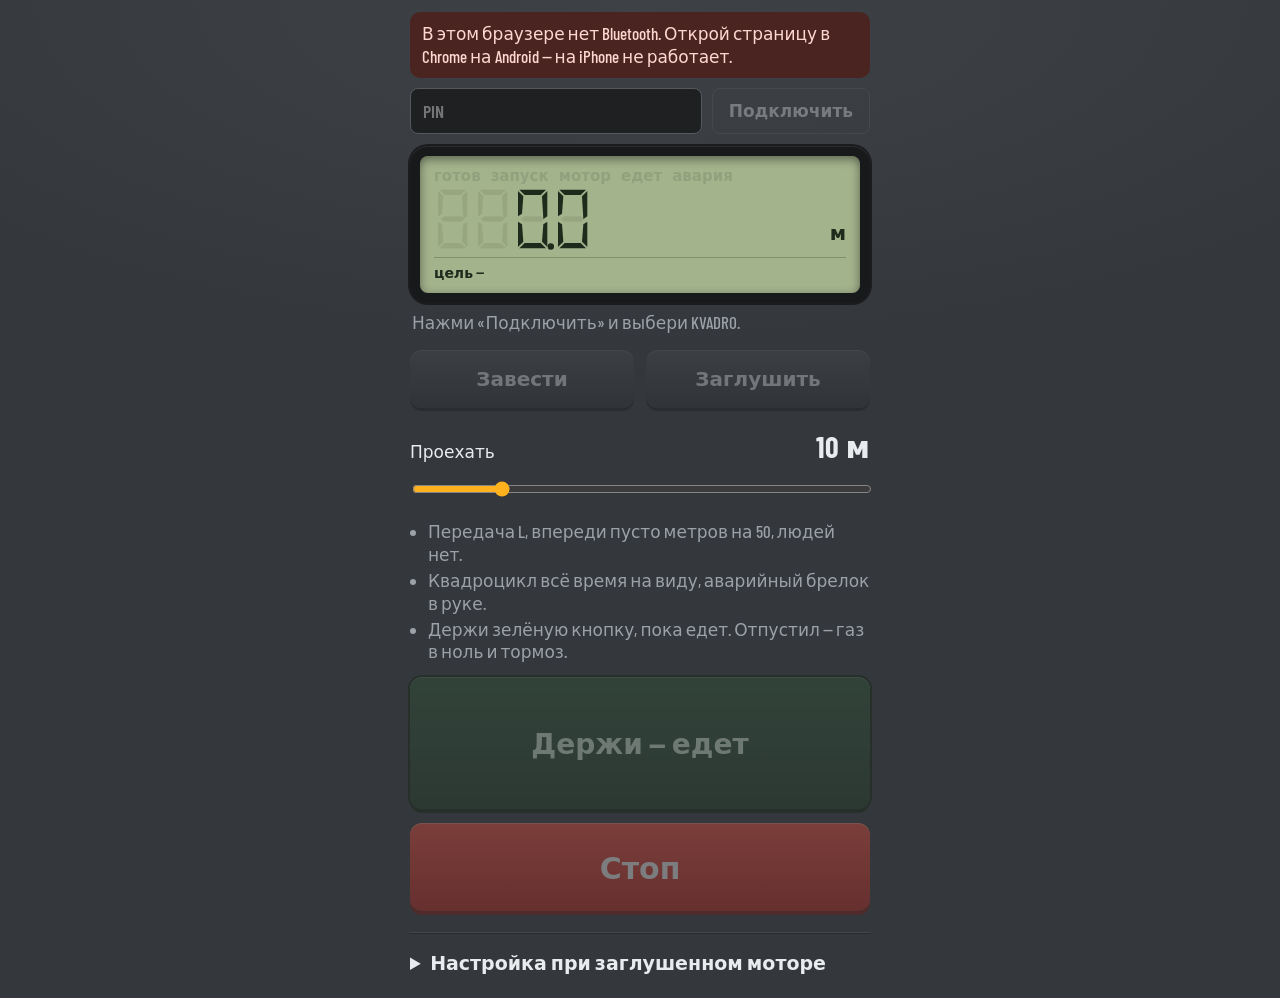
<file: brzd-rstv/kvadro/index.html>
<!doctype html>
<html lang="ru">
<head>
<meta charset="utf-8">
<meta name="viewport" content="width=device-width, initial-scale=1, viewport-fit=cover, user-scalable=no">
<meta name="theme-color" content="#34373B">
<title>Квадро-пульт</title>
<link rel="preconnect" href="https://fonts.googleapis.com">
<link rel="stylesheet" href="https://fonts.googleapis.com/css2?family=Barlow+Condensed:wght@500;600;700&display=swap">
<style>
  /* Вид — цифровая приборка квадроцикла: широкий жидкокристаллический экран с сегментными цифрами,
     ниже ручка «держи — едет» и красный выключатель, как на руле. */
  :root {
    --пластик: #34373B; --пластик-шов: #26282B; --жк: #A3B38C; --жк-сегмент: #1E2A1B; --текст: #E9ECEE; --тихий: #9BA1A7;
    --зелёная: #3BE36E; --янтарная: #FFB21E; --красная: #FF3B30;
    --шрифт: 'Barlow Condensed', 'Roboto Condensed', 'Arial Narrow', system-ui, sans-serif;
  }
  * { box-sizing: border-box; -webkit-tap-highlight-color: transparent; }
  body { margin: 0; color: var(--текст); font: 500 17px/1.35 var(--шрифт); user-select: none; -webkit-user-select: none;
    background: var(--пластик) radial-gradient(120% 60% at 50% 0%, #3E4246 0%, var(--пластик) 60%);
    padding: calc(12px + env(safe-area-inset-top)) 16px calc(18px + env(safe-area-inset-bottom)); min-height: 100vh; }
  main { max-width: 460px; margin: 0 auto; }
  :focus-visible { outline: 3px solid var(--янтарная); outline-offset: 3px; }
  #нет { background: #4A2420; color: #FFD6D0; border-radius: 10px; padding: 10px 12px; margin-bottom: 10px; display: none; }

  .связь { display: flex; gap: 10px; margin-bottom: 12px; }
  .связь input { flex: 1; min-width: 0; background: #1E2022; color: var(--текст); border: 1px solid #55595E; border-radius: 8px; height: 46px; padding: 0 12px; font: 600 18px var(--шрифт); }
  .мал { height: 46px; padding: 0 16px; border-radius: 8px; border: 1px solid #5A5F65; background: transparent; color: var(--текст); font: 600 17px var(--шрифт); cursor: pointer; }

  /* ---------- экран ---------- */
  .экран { background: #17191B; border-radius: 18px; padding: 10px; box-shadow: inset 0 1px 0 rgba(255,255,255,.08), 0 0 0 2px #1A1C1E; }
  .жк { background: var(--жк); color: var(--жк-сегмент); border-radius: 8px; padding: 10px 14px 12px; box-shadow: inset 0 3px 10px rgba(0,0,0,.45);
    display: grid; grid-template-columns: 1fr auto; gap: 2px 10px; align-items: end; }
  .жк .режим { grid-column: 1 / -1; display: flex; gap: 10px; font: 700 15px var(--шрифт); }
  .жк .режим span { opacity: .12; } .жк .режим span.да { opacity: 1; }
  .жк .метры svg { height: 64px; width: auto; display: block; }
  .жк .ед { font: 700 20px var(--шрифт); padding-bottom: 6px; }
  .жк .низ { grid-column: 1 / -1; display: flex; justify-content: space-between; align-items: end; border-top: 1px solid rgba(30,42,27,.25); padding-top: 6px; margin-top: 4px; font: 600 14px var(--шрифт); }
  .жк .низ svg { height: 22px; width: auto; vertical-align: -4px; margin-right: 3px; }
  #причина { min-height: 1.35em; margin: 8px 2px 0; color: var(--тихий); }

  /* ---------- руль ---------- */
  .ряд { display: grid; grid-template-columns: 1fr 1fr; gap: 12px; margin: 16px 0 0; }
  button { border: 0; border-radius: 12px; font: 700 20px var(--шрифт); cursor: pointer; touch-action: none; }
  button:disabled { opacity: .35; cursor: default; }
  .серая { height: 58px; background: linear-gradient(#4A4E53, #2B2E31); color: var(--текст); box-shadow: inset 0 1px 0 rgba(255,255,255,.12), 0 3px 0 #1A1C1E; }
  .серая:active:not(:disabled) { transform: translateY(2px); box-shadow: 0 1px 0 #1A1C1E; }
  .дистанция { margin: 20px 0 6px; display: flex; align-items: baseline; justify-content: space-between; }
  .дистанция output { font: 700 30px var(--шрифт); }
  input[type=range] { width: 100%; accent-color: var(--янтарная); height: 32px; }
  .правила { color: var(--тихий); margin: 10px 0 14px; padding-left: 18px; }
  .правила li { margin: 3px 0; }
  #ехать { width: 100%; height: 132px; font-size: 28px; color: #D9F5DE; background: linear-gradient(#2F5A38, #1E3D25);
    box-shadow: inset 0 1px 0 rgba(255,255,255,.15), 0 4px 0 #10220F, 0 0 0 2px #10220F; }
  #ехать.держу { background: linear-gradient(#4BE878, #2DB650); color: #082010; transform: translateY(3px); box-shadow: 0 1px 0 #10220F, 0 0 24px rgba(59,227,110,.45); }
  #стоп { width: 100%; height: 88px; margin-top: 14px; font-size: 30px; color: #fff; background: linear-gradient(#FF4D3A, #C42418); box-shadow: inset 0 1px 0 rgba(255,255,255,.3), 0 4px 0 #7E140C; }
  #стоп:active:not(:disabled) { transform: translateY(3px); box-shadow: 0 1px 0 #7E140C; }
  @media (prefers-reduced-motion: reduce) { #ехать.держу, #стоп:active, .серая:active { transform: none; } }

  details { margin-top: 22px; border-top: 1px solid var(--пластик-шов); box-shadow: 0 -1px 0 #45494E; padding-top: 12px; color: var(--тихий); }
  summary { font-size: 19px; font-weight: 700; color: var(--текст); cursor: pointer; padding: 4px 0; }
  details .ряд { margin-top: 10px; }
  details input[type=number] { min-width: 0; background: #1E2022; color: var(--текст); border: 1px solid #55595E; border-radius: 8px; height: 46px; padding: 0 12px; font: 600 18px var(--шрифт); width: 100%; }
  details .серая { height: 46px; font-size: 17px; }
</style>
</head>
<body><main>
<div id="нет">В этом браузере нет Bluetooth. Открой страницу в Chrome на Android — на iPhone не работает.</div>

<div class="связь">
  <input id="пин" type="password" inputmode="numeric" placeholder="PIN" autocomplete="off" aria-label="PIN">
  <button id="подкл" class="мал">Подключить</button>
</div>

<div class="экран">
  <div class="жк" role="status" aria-live="polite">
    <div class="режим" id="режимы" aria-hidden="true"><span data-р="ГОТОВ">готов</span><span data-р="ЗАПУСК">запуск</span><span data-р="МОТОР">мотор</span><span data-р="ЕДЕТ">едет</span><span data-р="АВАРИЯ">авария</span></div>
    <div class="метры" id="прошёл"></div><div class="ед">м</div>
    <div class="низ"><span id="цель">цель —</span><span id="скорость"></span><span id="акб"></span></div>
  </div>
</div>
<p id="режим" hidden></p>
<p id="причина">Нажми «Подключить» и выбери KVADRO.</p>

<div class="ряд">
  <button id="завести" class="серая" disabled>Завести</button>
  <button id="заглушить" class="серая" disabled>Заглушить</button>
</div>

<div class="дистанция"><label for="дист">Проехать</label><output id="метры">10 м</output></div>
<input id="дист" type="range" min="1" max="50" step="1" value="10">

<ul class="правила">
  <li>Передача L, впереди пусто метров на 50, людей нет.</li>
  <li>Квадроцикл всё время на виду, аварийный брелок в руке.</li>
  <li>Держи зелёную кнопку, пока едет. Отпустил — газ в ноль и тормоз.</li>
</ul>

<button id="ехать" disabled>Держи — едет</button>
<button id="стоп" disabled>Стоп</button>

<details>
  <summary>Настройка при заглушенном моторе</summary>
  <div class="ряд"><input id="серва" type="number" value="1000" step="10" aria-label="Газ, мкс"><button id="сервоКн" class="серая">Газ, мкс</button></div>
  <div class="ряд"><button id="тормозДа" class="серая">Тормоз нажать</button><button id="тормозНет" class="серая">Тормоз отпустить</button></div>
  <div class="ряд"><button id="сброс" class="серая">Снять аварию</button><span></span></div>
  <div id="газ" style="margin-top: 10px"></div>
</details>
</main>

<script>
// Пульт к прошивке kvadro.ino. Связь — Web Bluetooth (Chrome на Android, только по https).
// 10 раз в секунду шлём «я на связи» (HB 0/1, где 1 — зелёная кнопка зажата). Перестали слать —
// плата через 0.35 с глушит мотор. Ушёл со страницы, свернул, погас экран — сразу STOP и тишина.
const UUID_СЛУЖБА = '7f1a0001-6b5e-4c1a-9d7e-4b5241445230';
const UUID_КОМАНДА = '7f1a0002-6b5e-4c1a-9d7e-4b5241445230';
const UUID_СОСТОЯНИЕ = '7f1a0003-6b5e-4c1a-9d7e-4b5241445230';
const $ = id => document.getElementById(id);
const кодер = new TextEncoder(), декодер = new TextDecoder();
let устройство = null, хКоманда = null, держу = false, пульс = null, режим = '', очередь = Promise.resolve();

// семисегментные цифры: горящие сегменты тёмные, погасшие — бледные, как на настоящем экране
const СЕГ = { '0': 'abcdef', '1': 'bc', '2': 'abged', '3': 'abgcd', '4': 'fgbc', '5': 'afgcd', '6': 'afgedc', '7': 'abc', '8': 'abcdefg', '9': 'abcdfg', '-': 'g', ' ': '' };
const ФОРМА = { a: '2,1 12,1 10,3 4,3', b: '12.5,1.5 12.5,11 11,12 10.5,3.5', c: '12.5,13 12.5,22.5 10.5,20.5 11,14', d: '2,23 12,23 10,21 4,21',
  e: '1.5,13 3,14 3.5,20.5 1.5,22.5', f: '1.5,1.5 3.5,3.5 3,10 1.5,11', g: '2.5,12 4,11 10,11 11.5,12 10,13 4,13' };
function цифры(текст, знаков) {
  const с = String(текст).padStart(знаков, ' ').slice(-знаков); let x = 0, о = '';
  for (let i = 0; i < с.length; i++) {
    const ch = с[i]; if (ch === '.') { о += `<circle cx="${x - 1.2}" cy="22.3" r="1.2" fill="currentColor"/>`; continue; }
    const горят = СЕГ[ch] || '';
    for (const s of 'abcdefg') о += `<polygon points="${ФОРМА[s].split(' ').map(p => { const [a, b] = p.split(','); return (+a + x) + ',' + b; }).join(' ')}" fill="currentColor" opacity="${горят.includes(s) ? 1 : .09}"/>`;
    x += 15;
  }
  return `<svg viewBox="0 0 ${x} 24">${о}</svg>`;
}
const знаков = т => String(т).replace('.', '').length;
function экран(прошёл, цель, ск, акб) {
  $('прошёл').innerHTML = цифры(прошёл, Math.max(4, знаков(прошёл)) + (String(прошёл).includes('.') ? 1 : 0));
  $('цель').textContent = цель ? 'из ' + цель + ' м' : 'цель —';
  $('скорость').innerHTML = ск === null ? '' : цифры(ск, 3) + 'км/ч';
  $('акб').innerHTML = акб === null ? '' : цифры(акб, 4) + 'В';
}
экран('0.0', 0, null, null);

if (!navigator.bluetooth) { $('нет').style.display = 'block'; $('подкл').disabled = true; }
try { $('пин').value = localStorage.getItem('квадро.пин') || ''; } catch (e) {}

// команды — строго по очереди: Bluetooth не любит две записи разом
function послать(т) {
  if (!хКоманда) return Promise.resolve();
  очередь = очередь.then(() => хКоманда.writeValueWithoutResponse(кодер.encode(т))).catch(() => {});
  return очередь;
}

async function подключить() {
  try {
    устройство = await navigator.bluetooth.requestDevice({ filters: [{ services: [UUID_СЛУЖБА] }] });
    устройство.addEventListener('gattserverdisconnected', отвалился);
    const сервер = await устройство.gatt.connect();
    const служба = await сервер.getPrimaryService(UUID_СЛУЖБА);
    хКоманда = await служба.getCharacteristic(UUID_КОМАНДА);
    const хСост = await служба.getCharacteristic(UUID_СОСТОЯНИЕ);
    хСост.addEventListener('characteristicvaluechanged', e => показать(декодер.decode(e.target.value)));
    await хСост.startNotifications();
    const пин = $('пин').value.trim(); try { localStorage.setItem('квадро.пин', пин); } catch (e) {}
    await послать('PIN ' + пин);
    clearInterval(пульс); пульс = setInterval(() => послать('HB ' + (держу ? 1 : 0)), 100);
    $('подкл').textContent = 'На связи';
  } catch (e) { $('причина').textContent = 'Не подключился: ' + e.message + '. Квадро включён и рядом?'; }
}
function отвалился() {
  clearInterval(пульс); пульс = null; хКоманда = null; держу = false; режим = '';
  отметитьРежим(''); $('подкл').textContent = 'Подключить'; $('причина').textContent = 'Связь пропала. Если мотор работал — он заглох сам.';
  кнопки(false);
}
function отметитьРежим(р) { for (const с of $('режимы').children) с.classList.toggle('да', с.dataset.р === р); }

// «ГОТОВ;0.0;10.0;0.0;12.6;1000;1;причина;1»
function показать(с) {
  const [р, прошёл, цель, ск, акб, газ, тормоз, причина, свой] = с.split(';');
  режим = р;
  отметитьРежим(свой === '1' ? р : '');
  экран(р === 'ЕДЕТ' ? прошёл : '0.0', р === 'ЕДЕТ' ? цель : 0, ск, акб);
  $('газ').textContent = 'Газ ' + газ + ' мкс, тормоз ' + (тормоз === '1' ? 'нажат' : 'отпущен');
  $('причина').textContent = свой === '1' ? (причина || '') : 'PIN не подошёл. Проверь его и подключись заново.';
  кнопки(свой === '1');
}
function кнопки(можно) {
  $('завести').disabled = !можно || режим !== 'ГОТОВ';
  $('заглушить').disabled = !можно;
  $('ехать').disabled = !можно || !(режим === 'МОТОР' || режим === 'ЕДЕТ');
  $('стоп').disabled = !можно;
}

$('подкл').addEventListener('click', подключить);
$('завести').addEventListener('click', () => { if (confirm('Передача L? Впереди пусто? Брелок в руке?')) послать('START'); });
$('заглушить').addEventListener('click', () => послать('KILL'));
$('стоп').addEventListener('pointerdown', () => { держу = false; послать('STOP'); });
$('дист').addEventListener('input', () => { $('метры').textContent = $('дист').value + ' м'; });

// мёртвая рука: едет, только пока палец на кнопке
const ехать = $('ехать');
ехать.addEventListener('pointerdown', e => {
  e.preventDefault(); if (ехать.disabled) return;
  ехать.setPointerCapture(e.pointerId);
  держу = true; ехать.classList.add('держу'); навибрировать(30);
  послать('HB 1').then(() => { if (держу && режим === 'МОТОР') послать('GO ' + $('дист').value); });
});
for (const с of ['pointerup', 'pointercancel', 'lostpointercapture']) ехать.addEventListener(с, отпустил);
function отпустил() { if (!держу) return; держу = false; ехать.classList.remove('держу'); послать('HB 0'); послать('STOP'); }
ехать.addEventListener('contextmenu', e => e.preventDefault());

// свернул, ушёл, погас экран — стоп и тишина (плата сама заглушит, не дождавшись связи)
document.addEventListener('visibilitychange', () => { if (document.hidden) { отпустил(); clearInterval(пульс); пульс = null; } else if (хКоманда && !пульс) пульс = setInterval(() => послать('HB ' + (держу ? 1 : 0)), 100); });
addEventListener('pagehide', отпустил);

$('сервоКн').addEventListener('click', () => послать('SERVO ' + (+$('серва').value | 0)));
$('тормозДа').addEventListener('click', () => послать('BRAKE 1'));
$('тормозНет').addEventListener('click', () => послать('BRAKE 0'));
$('сброс').addEventListener('click', () => послать('RESET'));
function навибрировать(мс) { try { navigator.vibrate && navigator.vibrate(мс); } catch (e) {} }
</script>
</body>
</html>
</file>
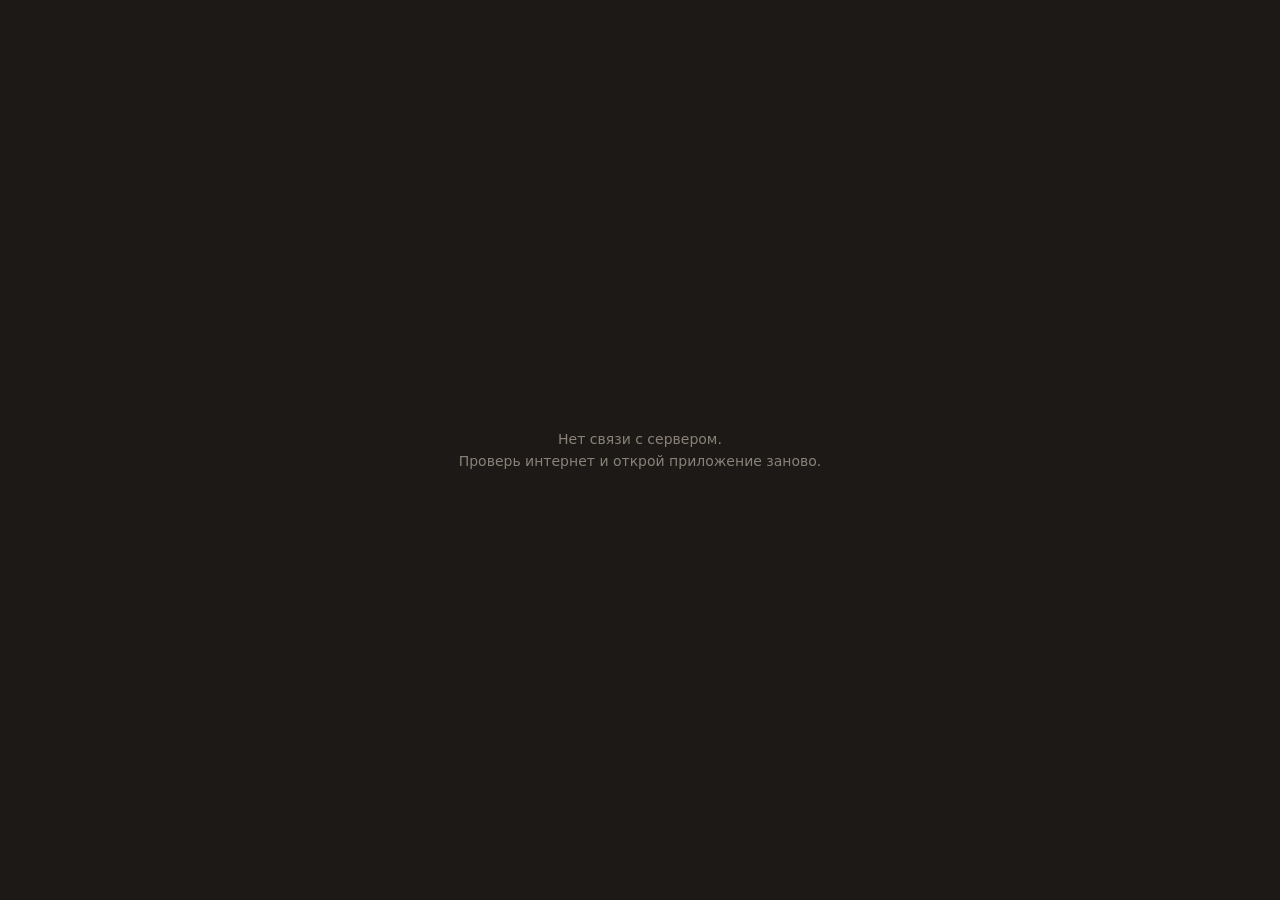
<file: native/www/index.html>
<!doctype html>
<meta charset="utf-8">
<title>Void</title>
<!-- Запасная страница. Приложение загружает voidm.site; сюда попадём,
     только если сервер недоступен в момент запуска. -->
<style>
  body { margin:0; height:100vh; display:flex; align-items:center; justify-content:center;
         background:#1C1917; color:#8A8278; font:14px/1.6 system-ui, sans-serif; text-align:center; }
</style>
<div>Нет связи с сервером.<br>Проверь интернет и открой приложение заново.</div>
</file>
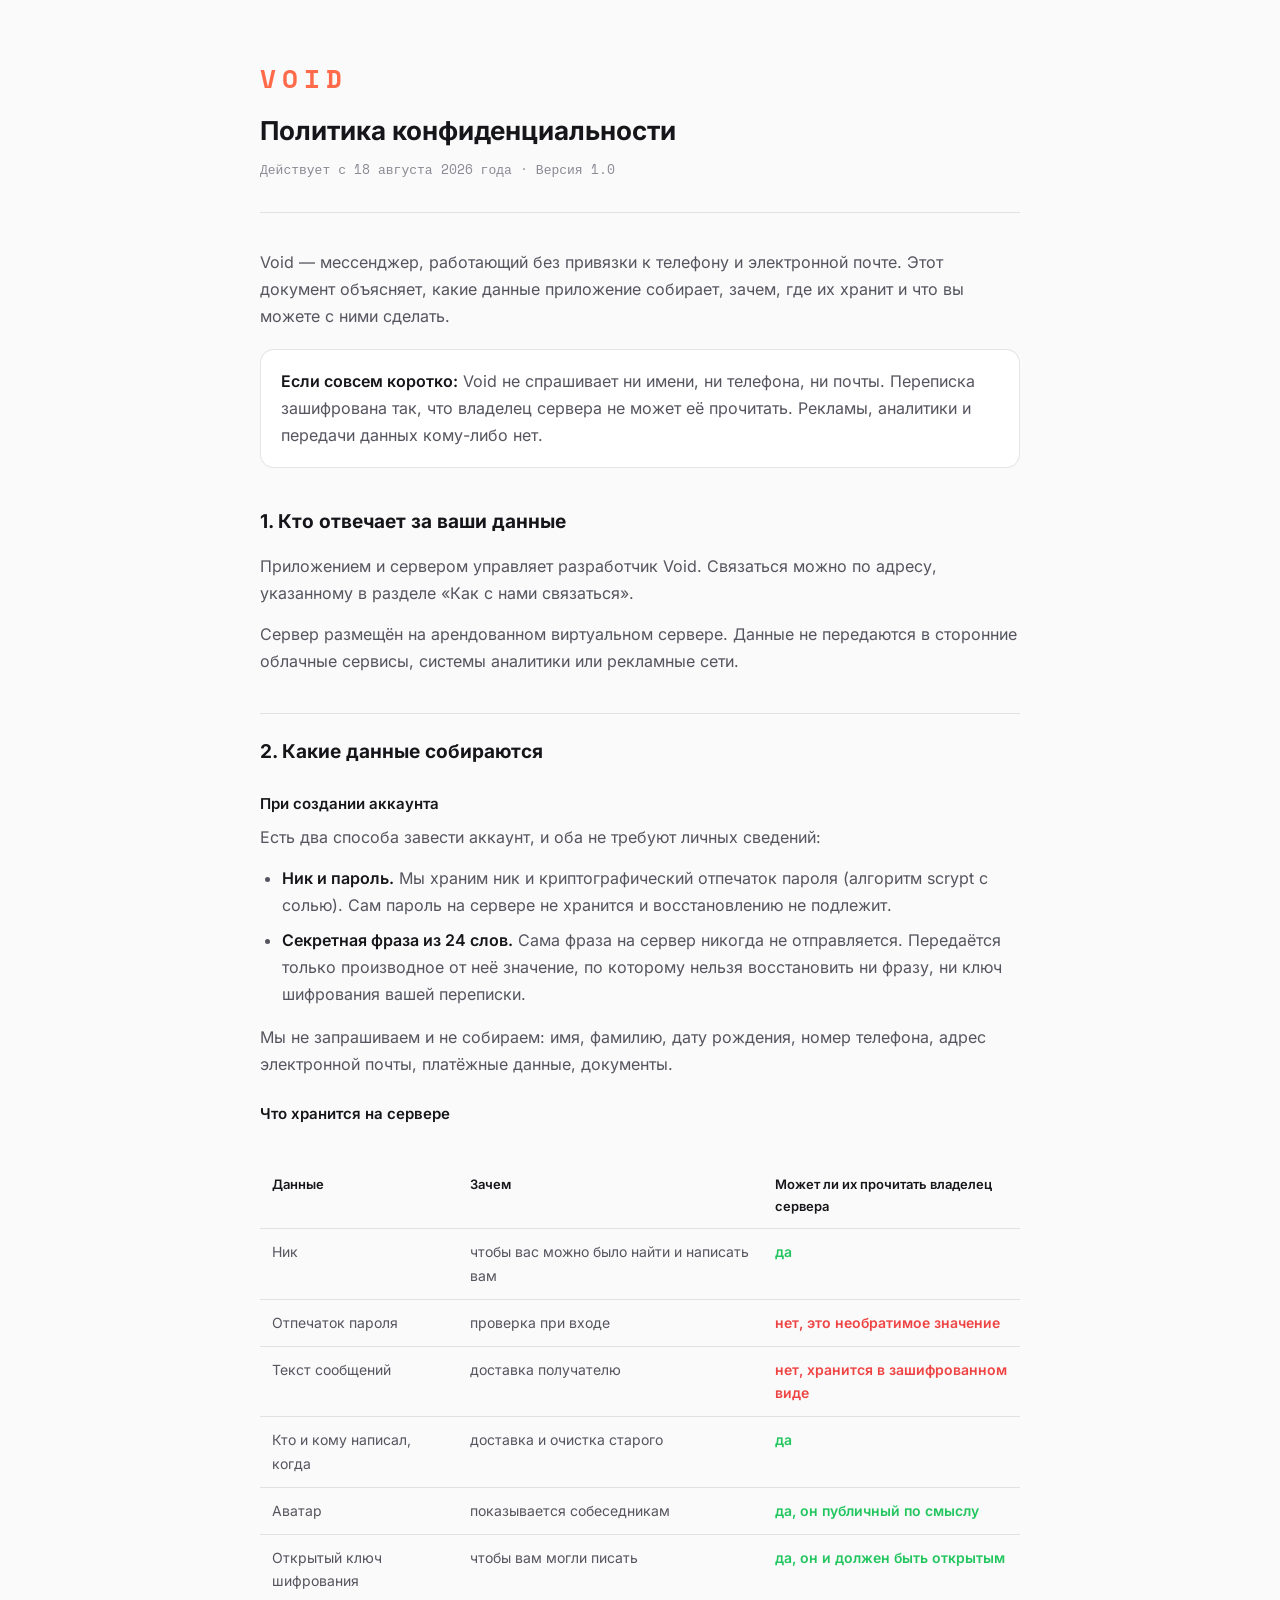
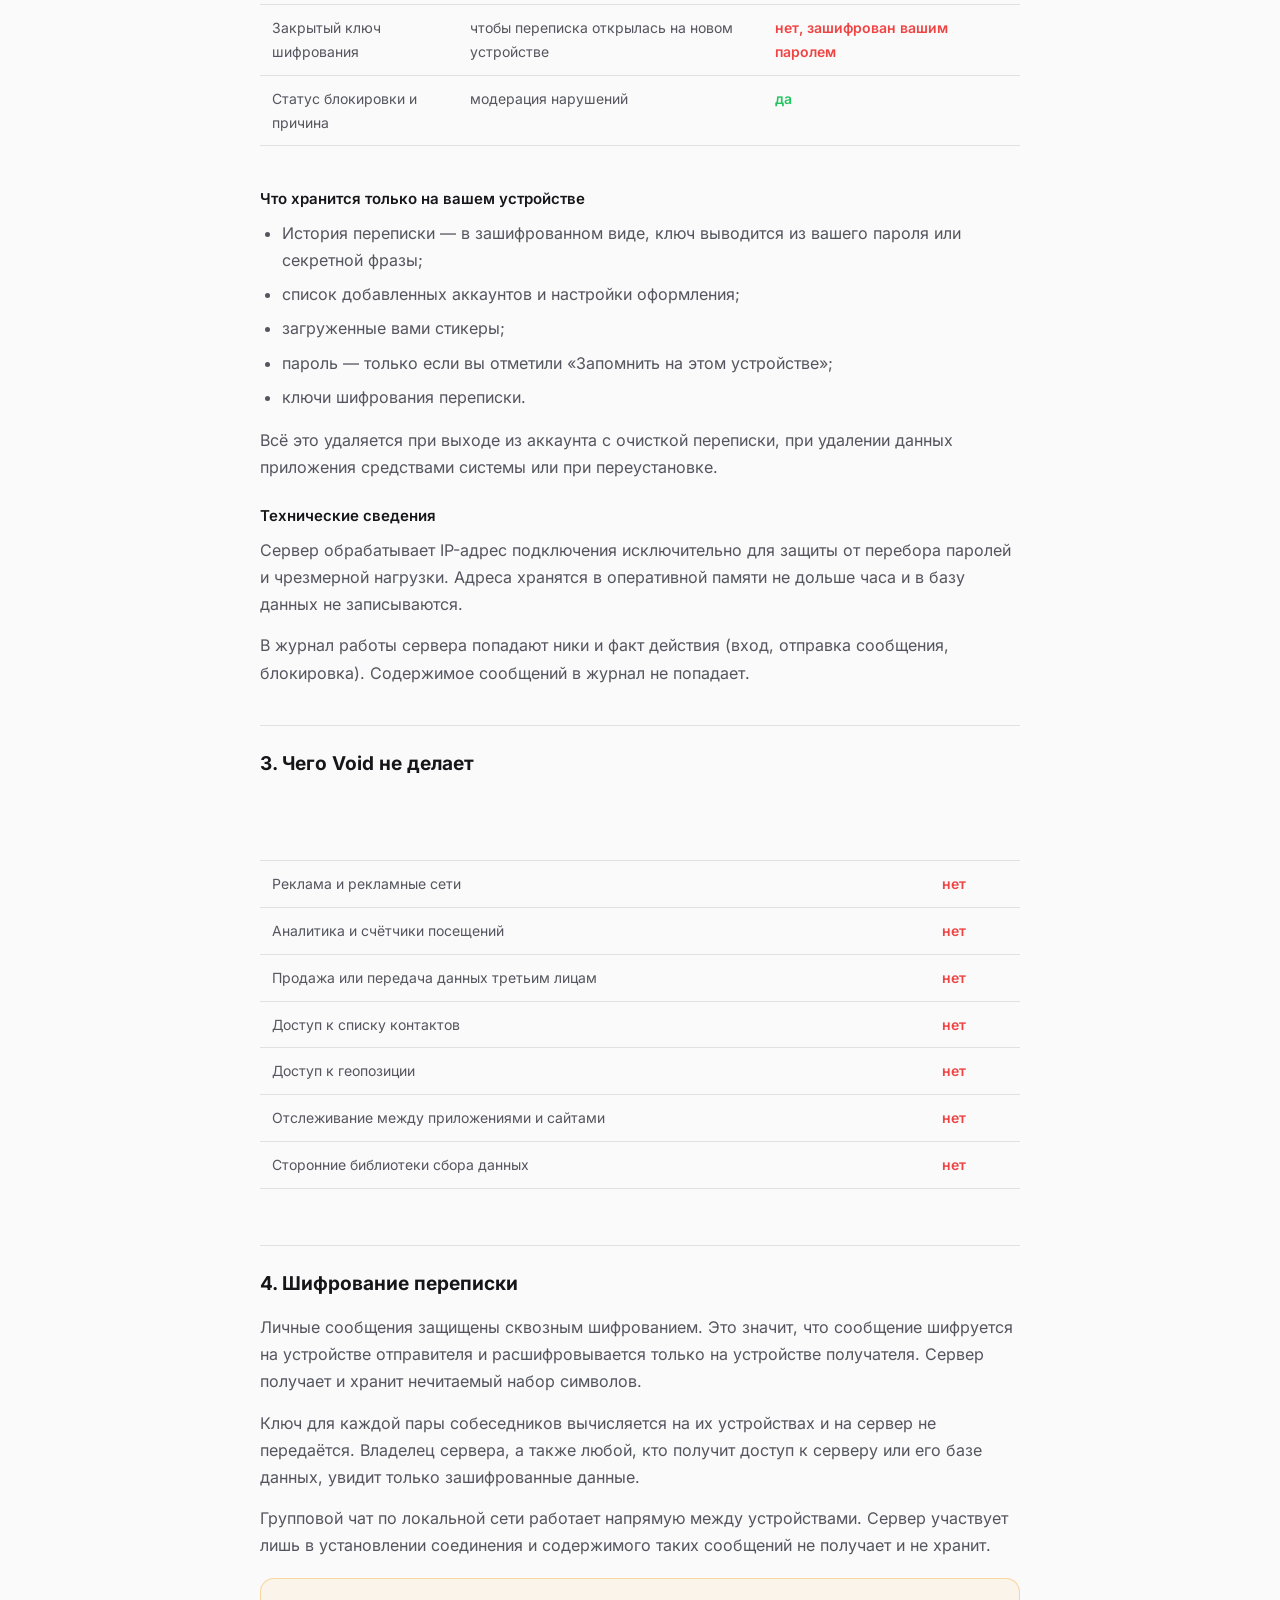
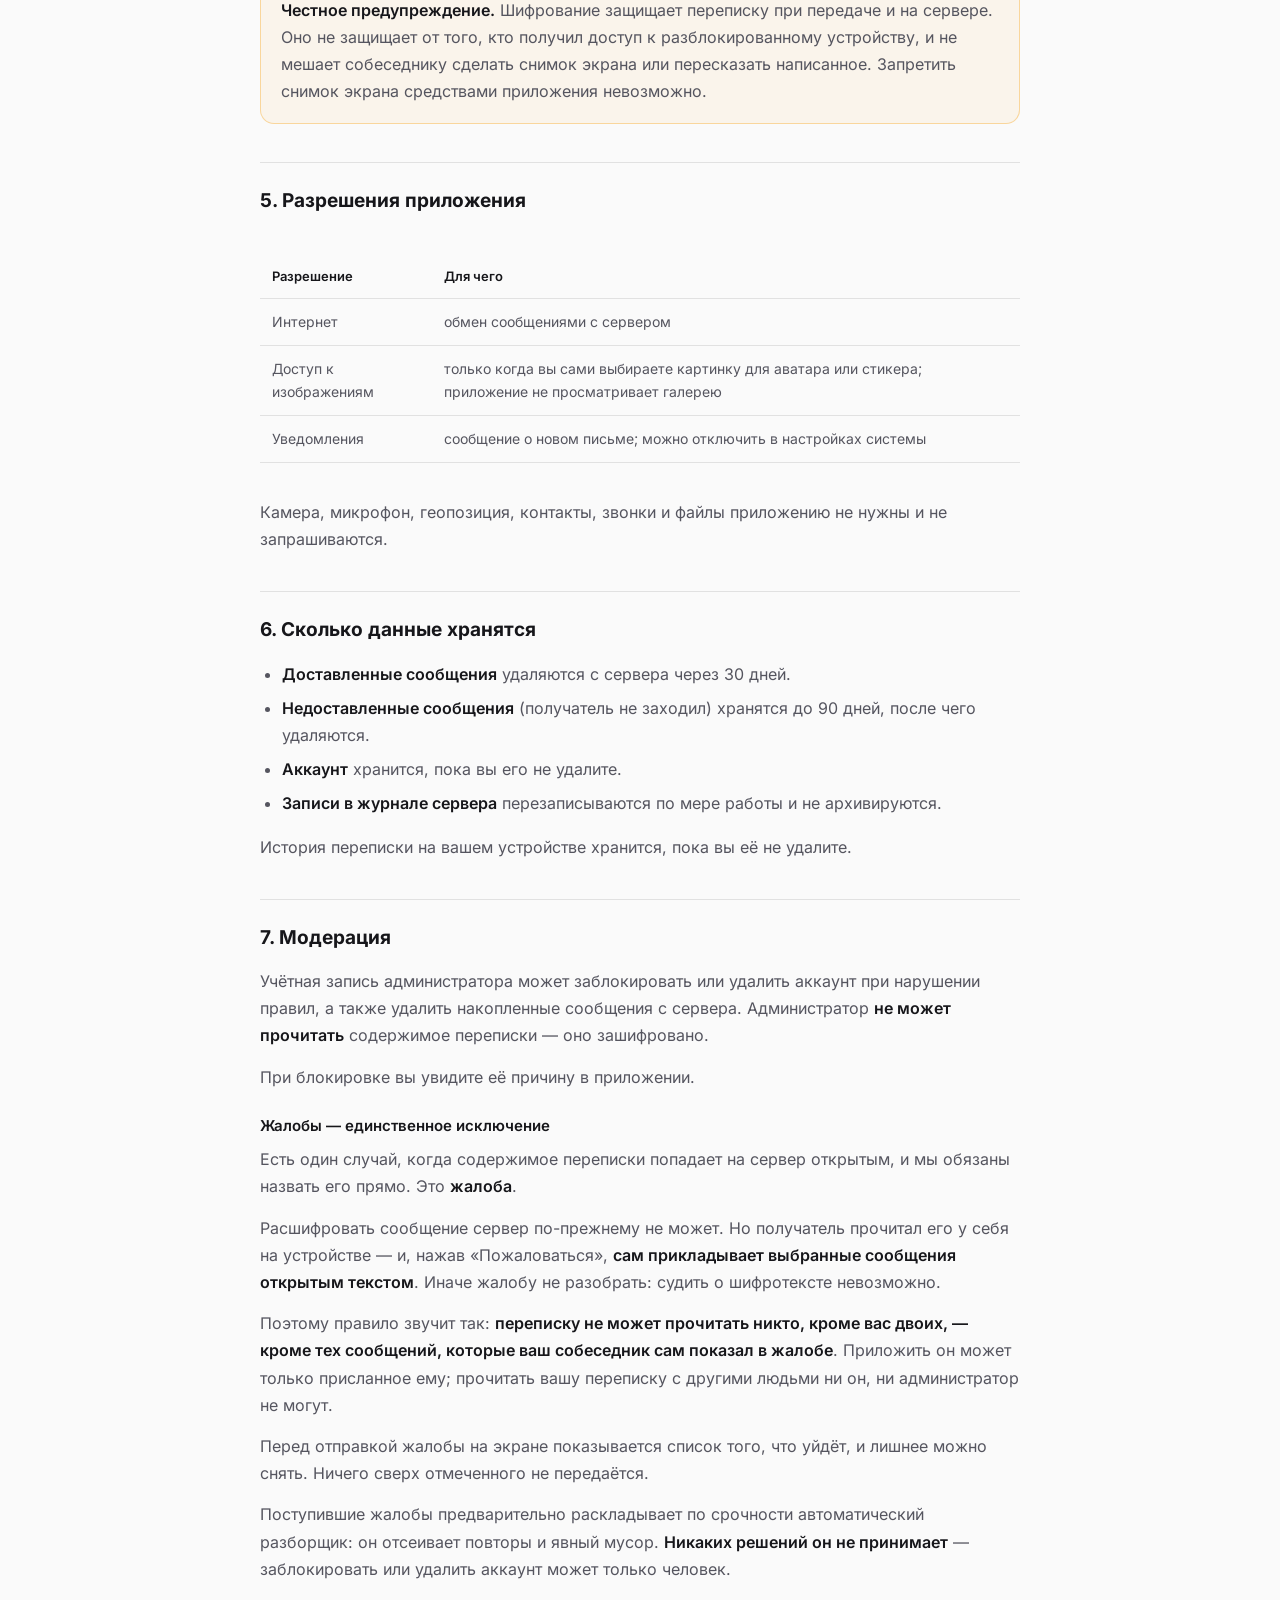
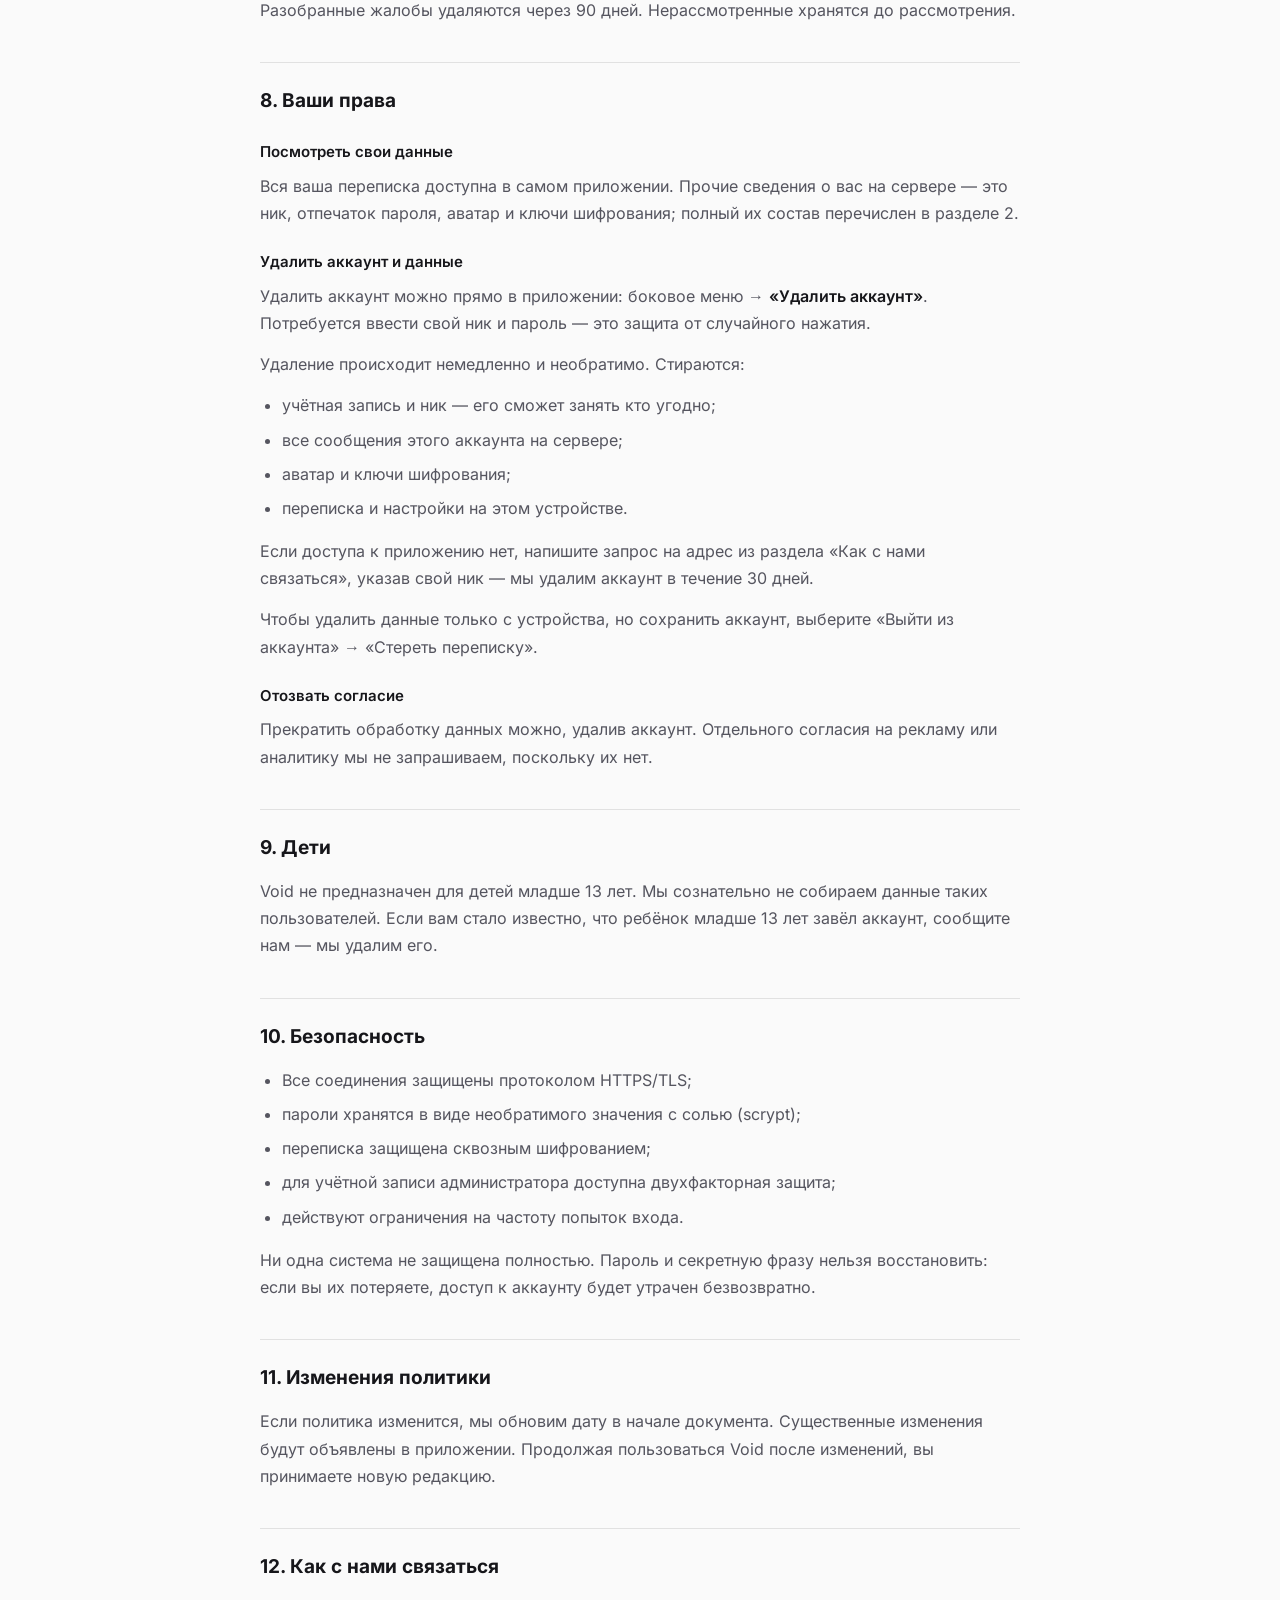
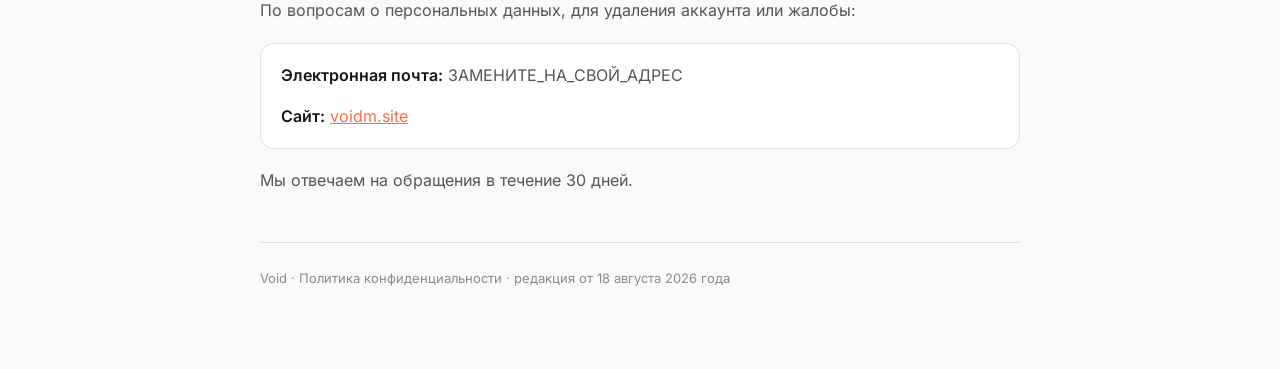
<file: privacy.html>
<!DOCTYPE html>
<html lang="ru">
<head>
<meta charset="UTF-8">
<meta name="viewport" content="width=device-width,initial-scale=1,viewport-fit=cover">
<title>Политика конфиденциальности — Void</title>
<link rel="icon" href="icon.svg" type="image/svg+xml">
<!-- Те же свои шрифты, что и в приложении. Отдельно неловко было именно
     здесь: страница политики приватности сама ходила в Google. -->
<link href="shrifty/shrifty.css" rel="stylesheet">
<style>
  :root {
    --bg:#0D0D0F; --bg2:#141417; --bg3:#1B1B1F;
    --text:#F2F2F3; --text2:#A0A0A8; --text3:#6B6B75;
    --accent:#FF6B4A; --border:rgba(255,255,255,0.08);
  }
  @media (prefers-color-scheme: light) {
    :root {
      --bg:#FAFAFA; --bg2:#FFFFFF; --bg3:#F1F1F3;
      --text:#16161A; --text2:#55555F; --text3:#8A8A94;
      --border:rgba(0,0,0,0.1);
    }
  }
  * { box-sizing:border-box; margin:0; padding:0; }
  body {
    background:var(--bg); color:var(--text);
    font-family:'Inter',-apple-system,BlinkMacSystemFont,'Segoe UI',sans-serif;
    line-height:1.7; font-size:16px;
    padding:0 20px 80px;
    -webkit-font-smoothing:antialiased;
  }
  .wrap { max-width:760px; margin:0 auto; }
  header { padding:56px 0 32px; border-bottom:1px solid var(--border); margin-bottom:36px; }
  .logo {
    font-family:'Space Mono',monospace; font-size:26px; font-weight:700;
    letter-spacing:6px; color:var(--accent); margin-bottom:14px;
  }
  h1 { font-size:26px; font-weight:700; line-height:1.3; margin-bottom:10px; }
  .meta { font-size:13px; color:var(--text3); font-family:'Space Mono',monospace; }
  h2 {
    font-size:19px; font-weight:700; margin:38px 0 14px;
    padding-top:22px; border-top:1px solid var(--border);
  }
  h2:first-of-type { border-top:none; padding-top:0; }
  h3 { font-size:15px; font-weight:600; margin:22px 0 8px; color:var(--text); }
  p { margin-bottom:14px; color:var(--text2); }
  ul { margin:0 0 16px 22px; color:var(--text2); }
  li { margin-bottom:7px; }
  strong { color:var(--text); font-weight:600; }
  a { color:var(--accent); }
  .box {
    background:var(--bg2); border:1px solid var(--border);
    border-radius:14px; padding:18px 20px; margin:18px 0;
  }
  .box.warn { border-color:rgba(245,158,11,0.35); background:rgba(245,158,11,0.06); }
  .box p:last-child { margin-bottom:0; }
  table { width:100%; border-collapse:collapse; margin:18px 0; font-size:14px; }
  th, td { text-align:left; padding:11px 12px; border-bottom:1px solid var(--border); vertical-align:top; }
  th { color:var(--text); font-weight:600; font-size:13px; }
  td { color:var(--text2); }
  .yes { color:#22C55E; font-weight:600; }
  .no  { color:#EF4444; font-weight:600; }
  .scroll { overflow-x:auto; margin:18px -4px; padding:0 4px; }
  footer {
    margin-top:48px; padding-top:24px; border-top:1px solid var(--border);
    font-size:13px; color:var(--text3);
  }
</style>
</head>
<body>
<div class="wrap">

<header>
  <div class="logo">VOID</div>
  <h1>Политика конфиденциальности</h1>
  <div class="meta">Действует с 18 августа 2026 года · Версия 1.0</div>
</header>

<p>Void — мессенджер, работающий без привязки к телефону и электронной почте.
Этот документ объясняет, какие данные приложение собирает, зачем, где их хранит
и что вы можете с ними сделать.</p>

<div class="box">
  <p><strong>Если совсем коротко:</strong> Void не спрашивает ни имени, ни телефона,
  ни почты. Переписка зашифрована так, что владелец сервера не может её прочитать.
  Рекламы, аналитики и передачи данных кому-либо нет.</p>
</div>

<h2>1. Кто отвечает за ваши данные</h2>
<p>Приложением и сервером управляет разработчик Void. Связаться можно по адресу,
указанному в разделе «Как с нами связаться».</p>
<p>Сервер размещён на арендованном виртуальном сервере. Данные не передаются
в сторонние облачные сервисы, системы аналитики или рекламные сети.</p>

<h2>2. Какие данные собираются</h2>

<h3>При создании аккаунта</h3>
<p>Есть два способа завести аккаунт, и оба не требуют личных сведений:</p>
<ul>
  <li><strong>Ник и пароль.</strong> Мы храним ник и криптографический отпечаток
  пароля (алгоритм scrypt с солью). Сам пароль на сервере не хранится и восстановлению
  не подлежит.</li>
  <li><strong>Секретная фраза из 24 слов.</strong> Сама фраза на сервер никогда
  не отправляется. Передаётся только производное от неё значение, по которому
  нельзя восстановить ни фразу, ни ключ шифрования вашей переписки.</li>
</ul>
<p>Мы не запрашиваем и не собираем: имя, фамилию, дату рождения, номер телефона,
адрес электронной почты, платёжные данные, документы.</p>

<h3>Что хранится на сервере</h3>
<div class="scroll">
<table>
  <tr><th>Данные</th><th>Зачем</th><th>Может ли их прочитать владелец сервера</th></tr>
  <tr><td>Ник</td><td>чтобы вас можно было найти и написать вам</td><td class="yes">да</td></tr>
  <tr><td>Отпечаток пароля</td><td>проверка при входе</td><td class="no">нет, это необратимое значение</td></tr>
  <tr><td>Текст сообщений</td><td>доставка получателю</td><td class="no">нет, хранится в зашифрованном виде</td></tr>
  <tr><td>Кто и кому написал, когда</td><td>доставка и очистка старого</td><td class="yes">да</td></tr>
  <tr><td>Аватар</td><td>показывается собеседникам</td><td class="yes">да, он публичный по смыслу</td></tr>
  <tr><td>Открытый ключ шифрования</td><td>чтобы вам могли писать</td><td class="yes">да, он и должен быть открытым</td></tr>
  <tr><td>Закрытый ключ шифрования</td><td>чтобы переписка открылась на новом устройстве</td><td class="no">нет, зашифрован вашим паролем</td></tr>
  <tr><td>Статус блокировки и причина</td><td>модерация нарушений</td><td class="yes">да</td></tr>
</table>
</div>

<h3>Что хранится только на вашем устройстве</h3>
<ul>
  <li>История переписки — в зашифрованном виде, ключ выводится из вашего пароля
  или секретной фразы;</li>
  <li>список добавленных аккаунтов и настройки оформления;</li>
  <li>загруженные вами стикеры;</li>
  <li>пароль — только если вы отметили «Запомнить на этом устройстве»;</li>
  <li>ключи шифрования переписки.</li>
</ul>
<p>Всё это удаляется при выходе из аккаунта с очисткой переписки, при удалении
данных приложения средствами системы или при переустановке.</p>

<h3>Технические сведения</h3>
<p>Сервер обрабатывает IP-адрес подключения исключительно для защиты от перебора
паролей и чрезмерной нагрузки. Адреса хранятся в оперативной памяти не дольше
часа и в базу данных не записываются.</p>
<p>В журнал работы сервера попадают ники и факт действия (вход, отправка сообщения,
блокировка). Содержимое сообщений в журнал не попадает.</p>

<h2>3. Чего Void не делает</h2>
<div class="scroll">
<table>
  <tr><th>&nbsp;</th><th>&nbsp;</th></tr>
  <tr><td>Реклама и рекламные сети</td><td class="no">нет</td></tr>
  <tr><td>Аналитика и счётчики посещений</td><td class="no">нет</td></tr>
  <tr><td>Продажа или передача данных третьим лицам</td><td class="no">нет</td></tr>
  <tr><td>Доступ к списку контактов</td><td class="no">нет</td></tr>
  <tr><td>Доступ к геопозиции</td><td class="no">нет</td></tr>
  <tr><td>Отслеживание между приложениями и сайтами</td><td class="no">нет</td></tr>
  <tr><td>Сторонние библиотеки сбора данных</td><td class="no">нет</td></tr>
</table>
</div>

<h2>4. Шифрование переписки</h2>
<p>Личные сообщения защищены сквозным шифрованием. Это значит, что сообщение
шифруется на устройстве отправителя и расшифровывается только на устройстве
получателя. Сервер получает и хранит нечитаемый набор символов.</p>
<p>Ключ для каждой пары собеседников вычисляется на их устройствах и на сервер
не передаётся. Владелец сервера, а также любой, кто получит доступ к серверу
или его базе данных, увидит только зашифрованные данные.</p>
<p>Групповой чат по локальной сети работает напрямую между устройствами.
Сервер участвует лишь в установлении соединения и содержимого таких сообщений
не получает и не хранит.</p>

<div class="box warn">
  <p><strong>Честное предупреждение.</strong> Шифрование защищает переписку при
  передаче и на сервере. Оно не защищает от того, кто получил доступ
  к разблокированному устройству, и не мешает собеседнику сделать снимок экрана
  или пересказать написанное. Запретить снимок экрана средствами приложения
  невозможно.</p>
</div>

<h2>5. Разрешения приложения</h2>
<div class="scroll">
<table>
  <tr><th>Разрешение</th><th>Для чего</th></tr>
  <tr><td>Интернет</td><td>обмен сообщениями с сервером</td></tr>
  <tr><td>Доступ к изображениям</td><td>только когда вы сами выбираете картинку для аватара или стикера; приложение не просматривает галерею</td></tr>
  <tr><td>Уведомления</td><td>сообщение о новом письме; можно отключить в настройках системы</td></tr>
</table>
</div>
<p>Камера, микрофон, геопозиция, контакты, звонки и файлы приложению не нужны
и не запрашиваются.</p>

<h2>6. Сколько данные хранятся</h2>
<ul>
  <li><strong>Доставленные сообщения</strong> удаляются с сервера через 30 дней.</li>
  <li><strong>Недоставленные сообщения</strong> (получатель не заходил) хранятся
  до 90 дней, после чего удаляются.</li>
  <li><strong>Аккаунт</strong> хранится, пока вы его не удалите.</li>
  <li><strong>Записи в журнале сервера</strong> перезаписываются по мере работы
  и не архивируются.</li>
</ul>
<p>История переписки на вашем устройстве хранится, пока вы её не удалите.</p>

<h2>7. Модерация</h2>
<p>Учётная запись администратора может заблокировать или удалить аккаунт при
нарушении правил, а также удалить накопленные сообщения с сервера. Администратор
<strong>не может прочитать</strong> содержимое переписки — оно зашифровано.</p>
<p>При блокировке вы увидите её причину в приложении.</p>

<h3>Жалобы — единственное исключение</h3>
<p>Есть один случай, когда содержимое переписки попадает на сервер открытым, и
мы обязаны назвать его прямо. Это <strong>жалоба</strong>.</p>
<p>Расшифровать сообщение сервер по-прежнему не может. Но получатель прочитал
его у себя на устройстве — и, нажав «Пожаловаться», <strong>сам прикладывает
выбранные сообщения открытым текстом</strong>. Иначе жалобу не разобрать: судить
о шифротексте невозможно.</p>
<p>Поэтому правило звучит так: <strong>переписку не может прочитать никто, кроме
вас двоих, — кроме тех сообщений, которые ваш собеседник сам показал в
жалобе</strong>. Приложить он может только присланное ему; прочитать вашу
переписку с другими людьми ни он, ни администратор не могут.</p>
<p>Перед отправкой жалобы на экране показывается список того, что уйдёт, и
лишнее можно снять. Ничего сверх отмеченного не передаётся.</p>
<p>Поступившие жалобы предварительно раскладывает по срочности автоматический
разборщик: он отсеивает повторы и явный мусор. <strong>Никаких решений он не
принимает</strong> — заблокировать или удалить аккаунт может только человек.</p>
<p>Разобранные жалобы удаляются через 90 дней. Нерассмотренные хранятся до
рассмотрения.</p>

<h2>8. Ваши права</h2>

<h3>Посмотреть свои данные</h3>
<p>Вся ваша переписка доступна в самом приложении. Прочие сведения о вас
на сервере — это ник, отпечаток пароля, аватар и ключи шифрования; полный
их состав перечислен в разделе 2.</p>

<h3>Удалить аккаунт и данные</h3>
<p>Удалить аккаунт можно прямо в приложении: боковое меню →
<strong>«Удалить аккаунт»</strong>. Потребуется ввести свой ник и пароль —
это защита от случайного нажатия.</p>
<p>Удаление происходит немедленно и необратимо. Стираются:</p>
<ul>
  <li>учётная запись и ник — его сможет занять кто угодно;</li>
  <li>все сообщения этого аккаунта на сервере;</li>
  <li>аватар и ключи шифрования;</li>
  <li>переписка и настройки на этом устройстве.</li>
</ul>
<p>Если доступа к приложению нет, напишите запрос на адрес из раздела
«Как с нами связаться», указав свой ник — мы удалим аккаунт в течение 30 дней.</p>
<p>Чтобы удалить данные только с устройства, но сохранить аккаунт, выберите
«Выйти из аккаунта» → «Стереть переписку».</p>

<h3>Отозвать согласие</h3>
<p>Прекратить обработку данных можно, удалив аккаунт. Отдельного согласия
на рекламу или аналитику мы не запрашиваем, поскольку их нет.</p>

<h2>9. Дети</h2>
<p>Void не предназначен для детей младше 13 лет. Мы сознательно не собираем
данные таких пользователей. Если вам стало известно, что ребёнок младше 13 лет
завёл аккаунт, сообщите нам — мы удалим его.</p>

<h2>10. Безопасность</h2>
<ul>
  <li>Все соединения защищены протоколом HTTPS/TLS;</li>
  <li>пароли хранятся в виде необратимого значения с солью (scrypt);</li>
  <li>переписка защищена сквозным шифрованием;</li>
  <li>для учётной записи администратора доступна двухфакторная защита;</li>
  <li>действуют ограничения на частоту попыток входа.</li>
</ul>
<p>Ни одна система не защищена полностью. Пароль и секретную фразу нельзя
восстановить: если вы их потеряете, доступ к аккаунту будет утрачен
безвозвратно.</p>

<h2>11. Изменения политики</h2>
<p>Если политика изменится, мы обновим дату в начале документа. Существенные
изменения будут объявлены в приложении. Продолжая пользоваться Void после
изменений, вы принимаете новую редакцию.</p>

<h2>12. Как с нами связаться</h2>
<p>По вопросам о персональных данных, для удаления аккаунта или жалобы:</p>
<div class="box">
  <p><strong>Электронная почта:</strong> ЗАМЕНИТЕ_НА_СВОЙ_АДРЕС</p>
  <p><strong>Сайт:</strong> <a href="https://voidm.site">voidm.site</a></p>
</div>
<p>Мы отвечаем на обращения в течение 30 дней.</p>

<footer>
  Void · Политика конфиденциальности · редакция от 18 августа 2026 года
</footer>

</div>
</body>
</html>
</file>
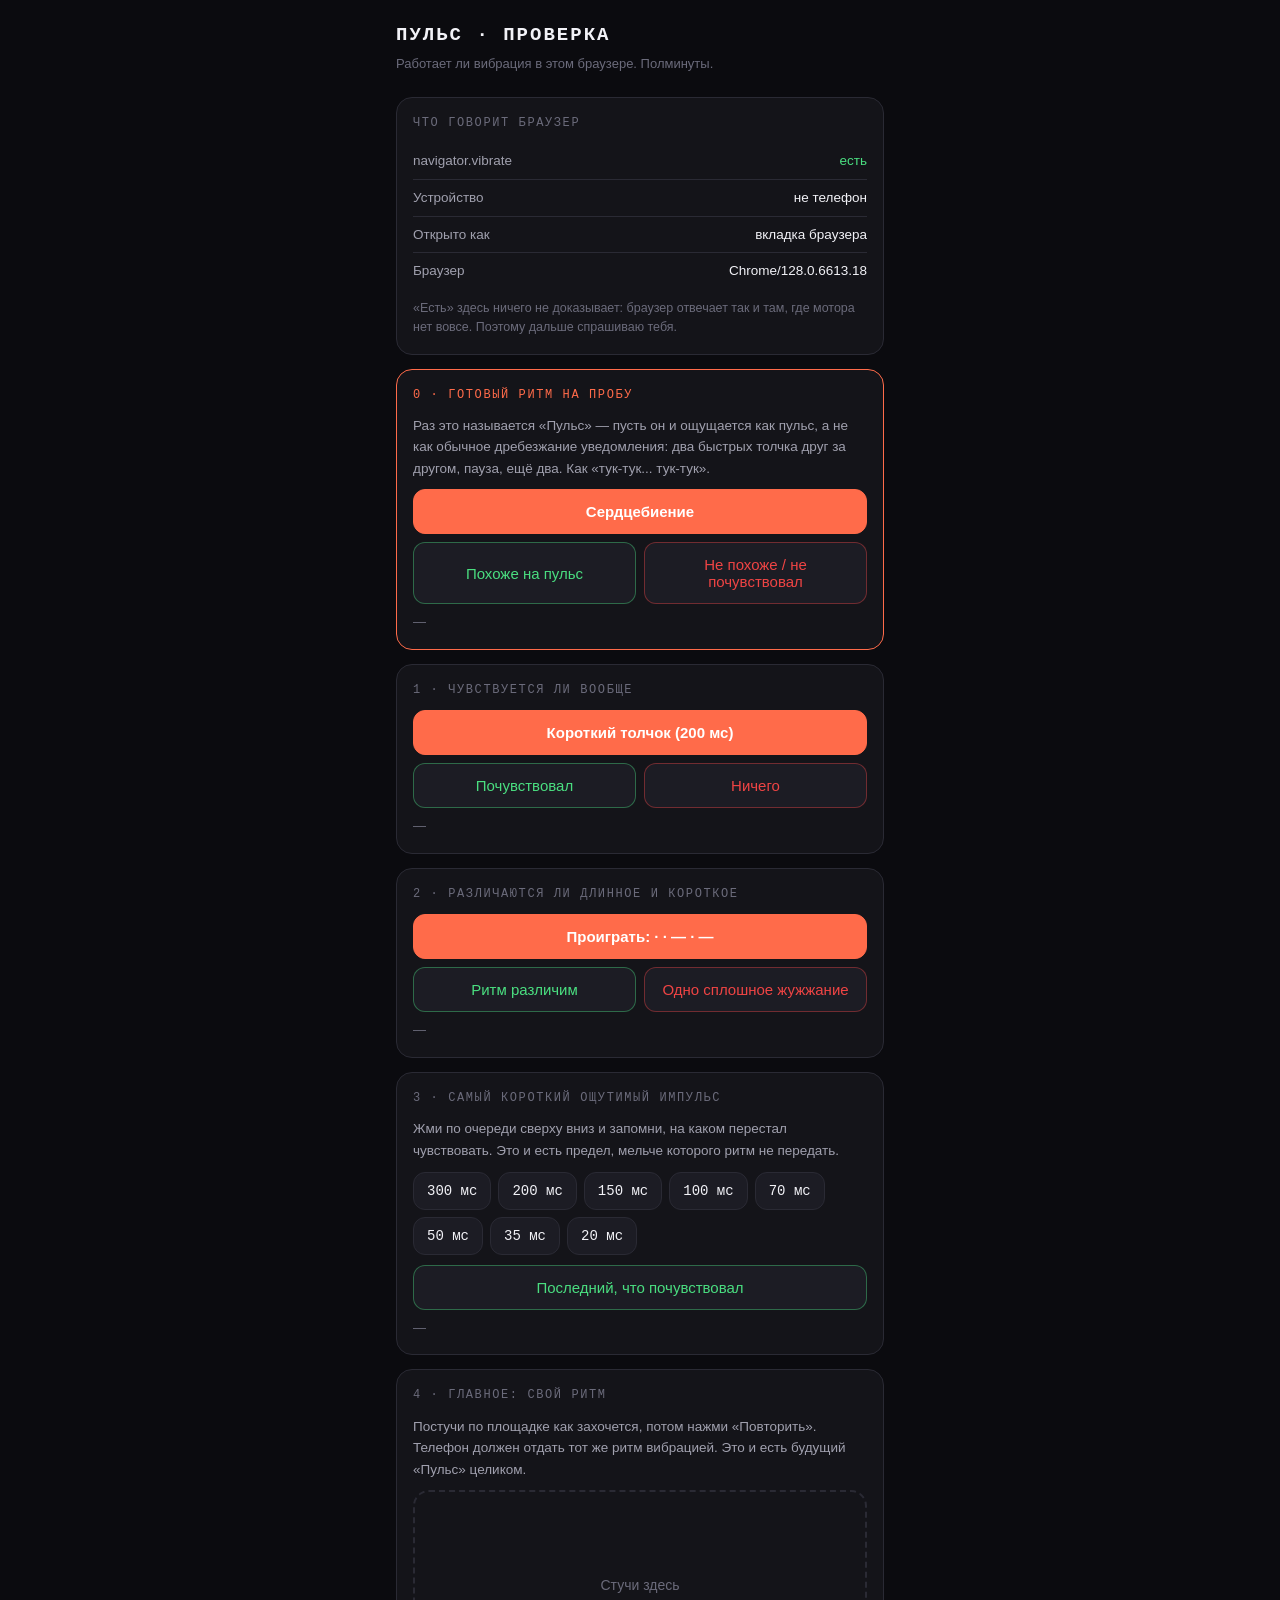
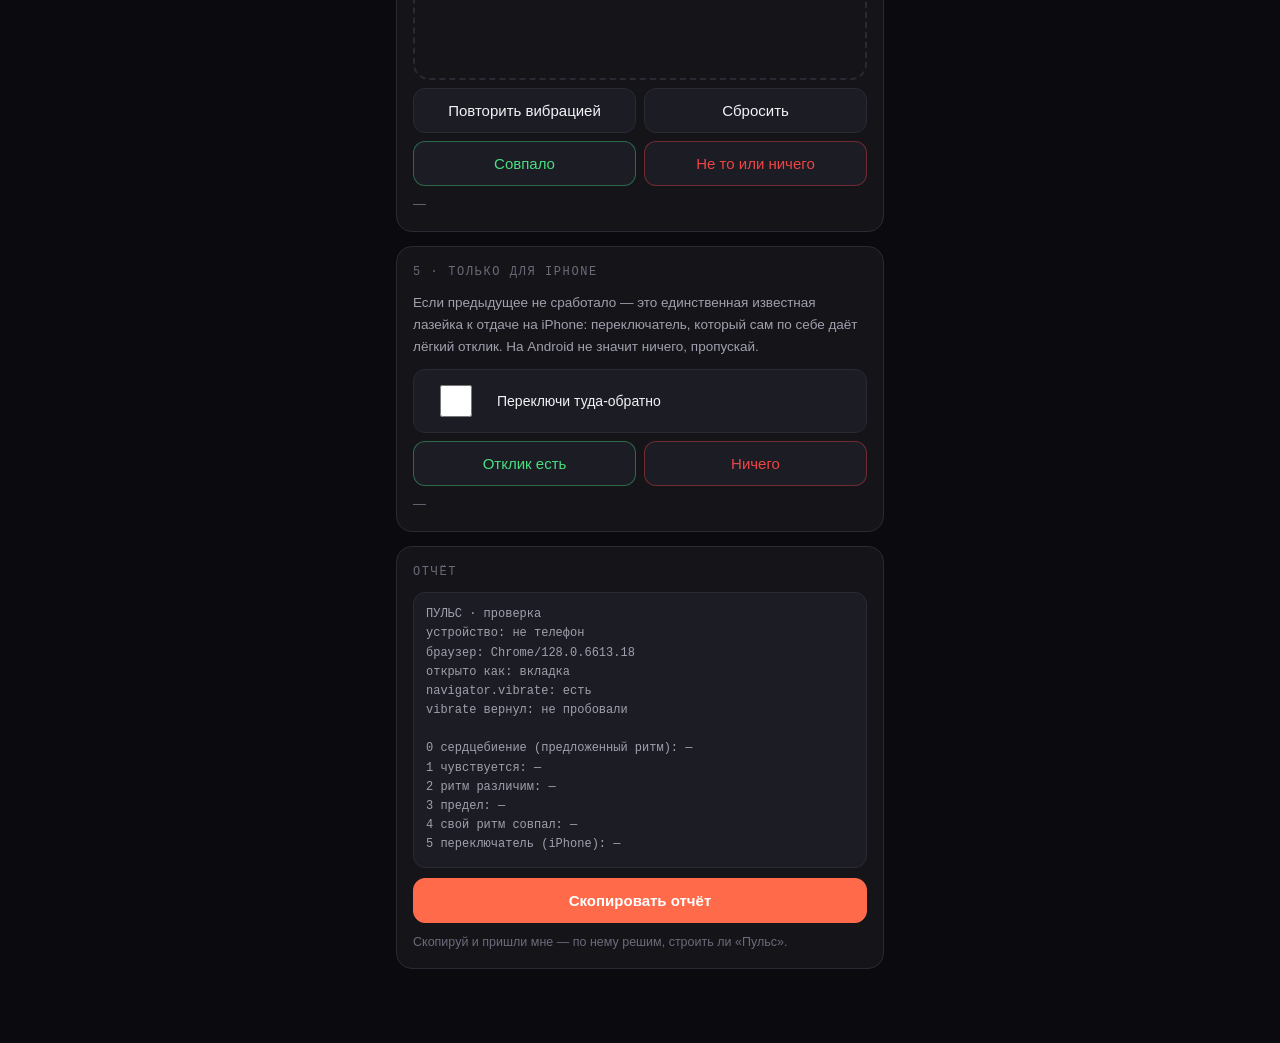
<file: puls-test.html>
<!DOCTYPE html>
<html lang="ru">
<head>
<meta charset="utf-8">
<meta name="viewport" content="width=device-width,initial-scale=1,viewport-fit=cover">
<title>Проверка вибрации — Void</title>
<!--
  Проверочная страница перед функцией «Пульс».

  Смысл её существования в одной оговорке: navigator.vibrate() возвращает true
  даже там, где мотор не шевелится вовсе — например, в браузере на компьютере.
  То есть машина ответить на вопрос «работает ли» не может. Может только
  человек. Поэтому страница не измеряет, а СПРАШИВАЕТ, и в конце складывает
  ответы в короткий отчёт, который можно переслать.

  Это временная страница. Когда решение принято — удалить.
-->
<style>
  :root{
    --bg:#0B0B0F; --bg2:#141419; --bg3:#1C1C24; --border:#2A2A34;
    --text:#F2F2F7; --text2:#A0A0AE; --text3:#6B6B7B;
    --accent:#FF6B4A; --ok:#4ADE80; --no:#EF4444;
  }
  *{box-sizing:border-box;-webkit-tap-highlight-color:transparent}
  body{margin:0;background:var(--bg);color:var(--text);
       font-family:-apple-system,BlinkMacSystemFont,'Segoe UI',Roboto,sans-serif;
       font-size:15px;line-height:1.6;padding:20px 16px 60px;max-width:520px;margin:0 auto}
  h1{font-family:'Courier New',monospace;font-size:19px;letter-spacing:2px;margin:0 0 4px}
  .sub{color:var(--text3);font-size:13px;margin-bottom:22px}
  .blok{background:var(--bg2);border:1px solid var(--border);border-radius:16px;
        padding:16px;margin-bottom:14px}
  .zag{font-family:'Courier New',monospace;font-size:12px;letter-spacing:1.6px;
       color:var(--text3);margin-bottom:10px}
  button{font-family:inherit;font-size:15px;cursor:pointer;border-radius:12px;
         border:1px solid var(--border);background:var(--bg3);color:var(--text);
         padding:13px 14px}
  button:active{opacity:.7}
  .glav{background:var(--accent);border-color:var(--accent);color:#fff;font-weight:600;width:100%}
  .ryad{display:flex;gap:8px;margin-top:8px}
  .ryad button{flex:1}
  .da{border-color:rgba(74,222,128,.4);color:var(--ok)}
  .net{border-color:rgba(239,68,68,.4);color:var(--no)}
  .stroka{display:flex;justify-content:space-between;gap:12px;padding:7px 0;
          border-bottom:1px solid var(--border);font-size:13.5px}
  .stroka:last-child{border-bottom:none}
  .stroka span:first-child{color:var(--text2)}
  .stroka span:last-child{text-align:right;word-break:break-word}
  .otvet{font-size:13px;color:var(--text3);margin-top:8px;min-height:20px}
  .otvet.yes{color:var(--ok)} .otvet.no{color:var(--no)}
  #ploshadka{height:190px;border:2px dashed var(--border);border-radius:16px;
             display:flex;align-items:center;justify-content:center;text-align:center;
             color:var(--text3);font-size:14px;margin-top:10px;user-select:none;
             touch-action:none;padding:12px}
  #ploshadka.zhmyot{border-color:var(--accent);background:rgba(255,107,74,.09);color:var(--accent)}
  #itog{white-space:pre-wrap;font-family:'Courier New',monospace;font-size:12px;
        background:var(--bg3);border:1px solid var(--border);border-radius:12px;
        padding:12px;color:var(--text2);margin-top:10px}
  .lest{display:flex;flex-wrap:wrap;gap:7px;margin-top:10px}
  .lest button{flex:0 0 auto;padding:10px 13px;font-size:14px;
               font-family:'Courier New',monospace}
  .lest button.probovan{border-color:var(--accent);color:var(--accent)}
  .predupr{font-size:12.5px;color:var(--text3);line-height:1.55;margin-top:10px}
</style>
</head>
<body>

<h1>ПУЛЬС · ПРОВЕРКА</h1>
<div class="sub">Работает ли вибрация в этом браузере. Полминуты.</div>

<div class="blok">
  <div class="zag">ЧТО ГОВОРИТ БРАУЗЕР</div>
  <div id="pro"></div>
  <div class="predupr">
    «Есть» здесь ничего не доказывает: браузер отвечает так и там, где мотора
    нет вовсе. Поэтому дальше спрашиваю тебя.
  </div>
</div>

<div class="blok" style="border-color:var(--accent)">
  <div class="zag" style="color:var(--accent)">0 · ГОТОВЫЙ РИТМ НА ПРОБУ</div>
  <div style="font-size:13.5px;color:var(--text2)">
    Раз это называется «Пульс» — пусть он и ощущается как пульс, а не как
    обычное дребезжание уведомления: два быстрых толчка друг за другом,
    пауза, ещё два. Как «тук-тук... тук-тук».
  </div>
  <button class="glav" id="knopka-serdce" style="margin-top:10px">Сердцебиение</button>
  <div class="ryad">
    <button class="da"  onclick="otvet('сердцебиение', true)">Похоже на пульс</button>
    <button class="net" onclick="otvet('сердцебиение', false)">Не похоже / не почувствовал</button>
  </div>
  <div class="otvet" id="o-сердцебиение">—</div>
</div>

<div class="blok">
  <div class="zag">1 · ЧУВСТВУЕТСЯ ЛИ ВООБЩЕ</div>
  <button class="glav" id="knopka-korotko">Короткий толчок (200 мс)</button>
  <div class="ryad">
    <button class="da"  onclick="otvet('чувствуется', true)">Почувствовал</button>
    <button class="net" onclick="otvet('чувствуется', false)">Ничего</button>
  </div>
  <div class="otvet" id="o-чувствуется">—</div>
</div>

<div class="blok">
  <div class="zag">2 · РАЗЛИЧАЮТСЯ ЛИ ДЛИННОЕ И КОРОТКОЕ</div>
  <button class="glav" id="knopka-ritm">Проиграть: · · — · —</button>
  <div class="ryad">
    <button class="da"  onclick="otvet('ритм', true)">Ритм различим</button>
    <button class="net" onclick="otvet('ритм', false)">Одно сплошное жужжание</button>
  </div>
  <div class="otvet" id="o-ритм">—</div>
</div>

<div class="blok">
  <div class="zag">3 · САМЫЙ КОРОТКИЙ ОЩУТИМЫЙ ИМПУЛЬС</div>
  <div style="font-size:13.5px;color:var(--text2)">
    Жми по очереди сверху вниз и запомни, на каком перестал чувствовать.
    Это и есть предел, мельче которого ритм не передать.
  </div>
  <div class="lest" id="lestnica"></div>
  <div class="ryad" style="margin-top:10px">
    <button class="da" onclick="poslednii()">Последний, что почувствовал</button>
  </div>
  <div class="otvet" id="o-предел">—</div>
</div>

<div class="blok">
  <div class="zag">4 · ГЛАВНОЕ: СВОЙ РИТМ</div>
  <div style="font-size:13.5px;color:var(--text2)">
    Постучи по площадке как захочется, потом нажми «Повторить». Телефон должен
    отдать тот же ритм вибрацией. Это и есть будущий «Пульс» целиком.
  </div>
  <div id="ploshadka">Стучи здесь</div>
  <div class="ryad">
    <button id="knopka-povtor">Повторить вибрацией</button>
    <button onclick="sbros()">Сбросить</button>
  </div>
  <div class="ryad">
    <button class="da"  onclick="otvet('свой ритм', true)">Совпало</button>
    <button class="net" onclick="otvet('свой ритм', false)">Не то или ничего</button>
  </div>
  <div class="otvet" id="o-свой ритм">—</div>
</div>

<div class="blok">
  <div class="zag">5 · ТОЛЬКО ДЛЯ IPHONE</div>
  <div style="font-size:13.5px;color:var(--text2)">
    Если предыдущее не сработало — это единственная известная лазейка к отдаче
    на iPhone: переключатель, который сам по себе даёт лёгкий отклик.
    На Android не значит ничего, пропускай.
  </div>
  <label style="display:flex;align-items:center;gap:12px;margin-top:12px;
                background:var(--bg3);border:1px solid var(--border);
                border-radius:12px;padding:12px">
    <input type="checkbox" switch id="perekl" style="width:52px;height:32px">
    <span style="font-size:14px">Переключи туда-обратно</span>
  </label>
  <div class="ryad">
    <button class="da"  onclick="otvet('переключатель', true)">Отклик есть</button>
    <button class="net" onclick="otvet('переключатель', false)">Ничего</button>
  </div>
  <div class="otvet" id="o-переключатель">—</div>
</div>

<div class="blok">
  <div class="zag">ОТЧЁТ</div>
  <div id="itog">—</div>
  <button class="glav" style="margin-top:10px" onclick="skopirovat(this)">Скопировать отчёт</button>
  <div class="predupr">Скопируй и пришли мне — по нему решим, строить ли «Пульс».</div>
</div>

<script>
// ===== ЧТО ГОВОРИТ БРАУЗЕР =====
const естьВибро = typeof navigator.vibrate === 'function';
const наЭкране = matchMedia('(display-mode: standalone)').matches || navigator.standalone === true;

function строка(имя, знач, цвет) {
  return '<div class="stroka"><span>' + имя + '</span><span' +
         (цвет ? ' style="color:' + цвет + '"' : '') + '>' + знач + '</span></div>';
}
document.getElementById('pro').innerHTML =
  строка('navigator.vibrate', естьВибро ? 'есть' : 'НЕТ',
         естьВибро ? 'var(--ok)' : 'var(--no)') +
  строка('Устройство', /iPhone|iPad|iPod/.test(navigator.userAgent) ? 'iPhone / iPad'
        : /Android/.test(navigator.userAgent) ? 'Android' : 'не телефон') +
  строка('Открыто как', наЭкране ? 'приложение с экрана' : 'вкладка браузера') +
  строка('Браузер', (navigator.userAgent.match(/(Chrome|CriOS|Firefox|FxiOS|YaBrowser|SamsungBrowser|Safari)\/[\d.]+/) || ['неизвестен'])[0]);

// ===== ОТВЕТЫ ЧЕЛОВЕКА =====
const ответы = {};
function otvet(что, да) {
  ответы[что] = да;
  const el = document.getElementById('o-' + что);
  el.textContent = да ? 'да, почувствовал' : 'нет, ничего';
  el.className = 'otvet ' + (да ? 'yes' : 'no');
  собратьОтчёт();
}

// vibrate возвращает булево — записываем и его: расхождение между «вернул
// true» и «человек ничего не почувствовал» само по себе показательно
let вернулПравду = null;
function дрожать(узор) {
  if (!естьВибро) { вернулПравду = 'нет такой возможности'; собратьОтчёт(); return; }
  try { вернулПравду = navigator.vibrate(узор) ? 'true' : 'false'; }
  catch (e) { вернулПравду = 'ошибка: ' + e.message; }
  собратьОтчёт();
}

document.getElementById('knopka-korotko').onclick = () => дрожать(200);
// «Тук-тук... тук-тук»: два коротких толчка, пауза чуть длиннее, снова два.
// Короткие толчки — не одинаковой длины с намеренной разницей (40/55 мс) —
// живой пульс не идеально ровный, ровное дребезжание читается как мотор,
// а не как сердце.
document.getElementById('knopka-serdce').onclick = () => дрожать([40,90,55,520,40,90,55]);
// Точка-точка-тире-точка-тире: если мотор не успевает, всё сольётся в жужжание
document.getElementById('knopka-ritm').onclick = () => дрожать([90,110,90,110,320,110,90,110,320]);

// ===== ЛЕСТНИЦА ДЛИТЕЛЬНОСТЕЙ =====
const ступени = [300, 200, 150, 100, 70, 50, 35, 20];
let последняяСтупень = null;
const лест = document.getElementById('lestnica');
ступени.forEach(мс => {
  const b = document.createElement('button');
  b.textContent = мс + ' мс';
  b.onclick = () => { последняяСтупень = мс; b.classList.add('probovan'); дрожать(мс); };
  лест.appendChild(b);
});
function poslednii() {
  if (последняяСтупень === null) return;
  ответы['предел'] = последняяСтупень;
  const el = document.getElementById('o-предел');
  el.textContent = 'самый короткий ощутимый: ' + последняяСтупень + ' мс';
  el.className = 'otvet yes';
  собратьОтчёт();
}

// ===== СВОЙ РИТМ =====
// Записываем длительности нажатий и пауз между ними — ровно то, из чего
// потом будет состоять «Пульс»
let узор = [], началоНажатия = 0, конецПрошлого = 0;
const площадка = document.getElementById('ploshadka');

function нажал(e) {
  e.preventDefault();
  площадка.classList.add('zhmyot');
  const t = performance.now();
  if (конецПрошлого) узор.push(Math.round(t - конецПрошлого));   // пауза
  началоНажатия = t;
}
function отпустил(e) {
  e.preventDefault();
  площадка.classList.remove('zhmyot');
  if (!началоНажатия) return;
  const t = performance.now();
  узор.push(Math.round(t - началоНажатия));                      // сама дрожь
  конецПрошлого = t;
  началоНажатия = 0;
  площадка.textContent = 'касаний: ' + Math.ceil(узор.length / 2);
}
площадка.addEventListener('pointerdown', нажал);
площадка.addEventListener('pointerup', отпустил);
площадка.addEventListener('pointercancel', отпустил);
площадка.addEventListener('pointerleave', отпустил);

function sbros() {
  узор = []; конецПрошлого = 0; началоНажатия = 0;
  площадка.textContent = 'Стучи здесь';
  собратьОтчёт();
}
document.getElementById('knopka-povtor').onclick = () => {
  if (!узор.length) { площадка.textContent = 'сначала постучи'; return; }
  // navigator.vibrate ждёт [дрожь, пауза, дрожь, ...] — а у нас ровно так и
  // накопилось, потому что паузу мы кладём перед каждым следующим нажатием
  дрожать(узор.slice(0, 40));
};

// ===== ОТЧЁТ =====
function собратьОтчёт() {
  const л = [];
  л.push('ПУЛЬС · проверка');
  л.push('устройство: ' + (/iPhone|iPad|iPod/.test(navigator.userAgent) ? 'iPhone/iPad'
        : /Android/.test(navigator.userAgent) ? 'Android' : 'не телефон'));
  л.push('браузер: ' + (navigator.userAgent.match(/(Chrome|CriOS|Firefox|FxiOS|YaBrowser|SamsungBrowser|Safari)\/[\d.]+/) || ['?'])[0]);
  л.push('открыто как: ' + (наЭкране ? 'приложение с экрана' : 'вкладка'));
  л.push('navigator.vibrate: ' + (естьВибро ? 'есть' : 'НЕТ'));
  л.push('vibrate вернул: ' + (вернулПравду === null ? 'не пробовали' : вернулПравду));
  л.push('');
  const п = (имя, ключ) => л.push(имя + ': ' + (ключ in ответы
        ? (ответы[ключ] === true ? 'ДА' : ответы[ключ] === false ? 'НЕТ' : ответы[ключ]) : '—'));
  п('0 сердцебиение (предложенный ритм)', 'сердцебиение');
  п('1 чувствуется', 'чувствуется');
  п('2 ритм различим', 'ритм');
  л.push('3 предел: ' + ('предел' in ответы ? ответы['предел'] + ' мс' : '—'));
  п('4 свой ритм совпал', 'свой ритм');
  п('5 переключатель (iPhone)', 'переключатель');
  if (узор.length) л.push('', 'записанный ритм: [' + узор.slice(0, 20).join(',') + ']');
  document.getElementById('itog').textContent = л.join('\n');
}
собратьОтчёт();

function skopirovat(b) {
  const t = document.getElementById('itog').textContent;
  navigator.clipboard.writeText(t).then(() => {
    b.textContent = 'Скопировано';
    setTimeout(() => b.textContent = 'Скопировать отчёт', 1600);
  }).catch(() => { b.textContent = 'Выдели и скопируй вручную'; });
}
</script>
</body>
</html>
</file>
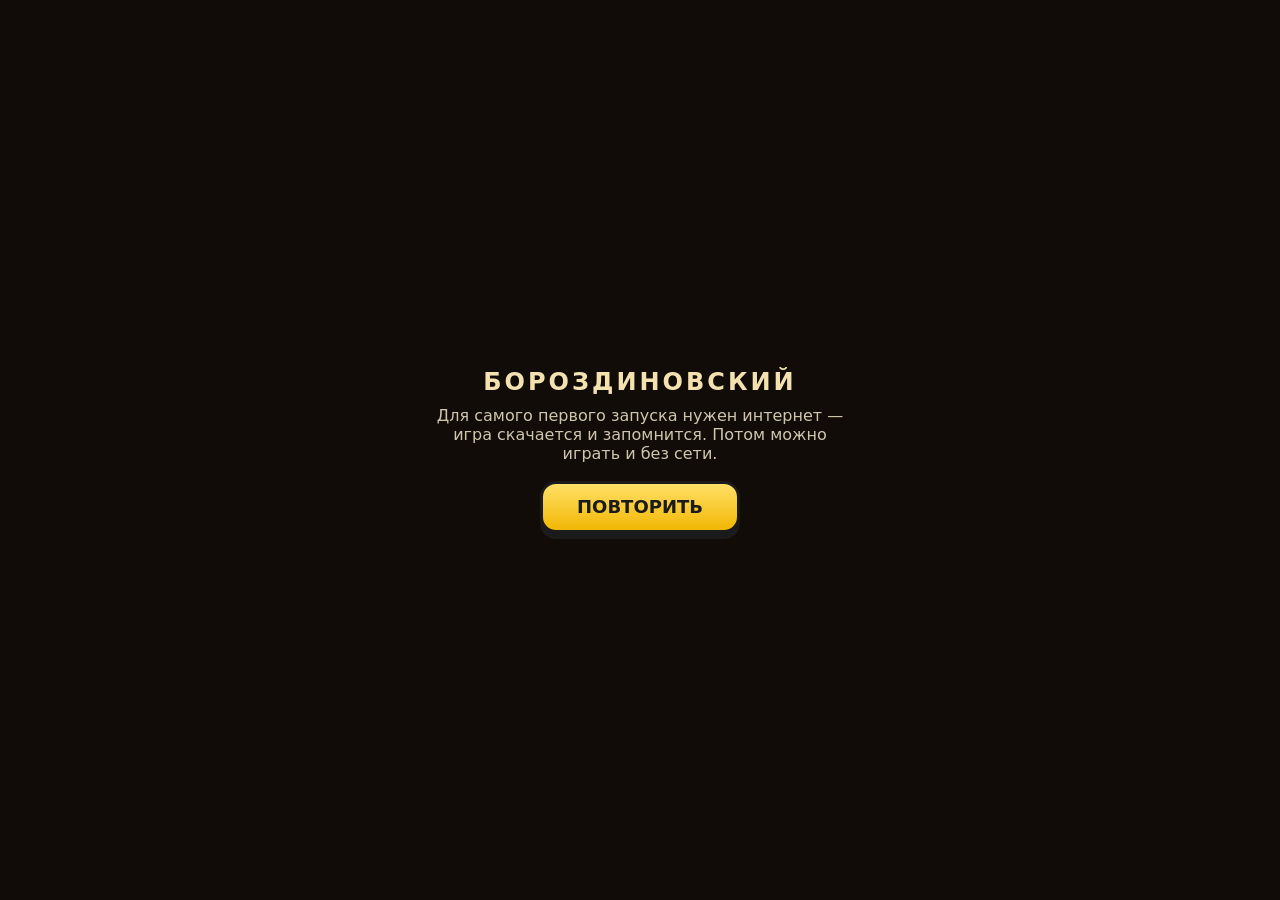
<file: android-app/app/src/main/assets/offline.html>
<!doctype html><html lang="ru"><head><meta charset="utf-8"><meta name="viewport" content="width=device-width,initial-scale=1">
<style>html,body{margin:0;height:100%;background:#120C08;color:#F2E6CC;font:16px system-ui,sans-serif;display:flex;align-items:center;justify-content:center;text-align:center}
b{display:block;color:#F3E1B0;font-size:24px;letter-spacing:3px;margin-bottom:10px}p{opacity:.85;max-width:420px;margin:0 20px 18px}
button{height:52px;padding:0 34px;border-radius:16px;border:3px solid #1B1B1B;background:linear-gradient(#FFE066,#F2B705);box-shadow:0 6px 0 #1B1B1B;color:#1B1B1B;font:900 18px system-ui,sans-serif}</style></head>
<body><div><b>БОРОЗДИНОВСКИЙ</b><p>Для самого первого запуска нужен интернет — игра скачается и запомнится. Потом можно играть и без сети.</p>
<button onclick="location.href='https://voidm.site/brzd-rstv/'">ПОВТОРИТЬ</button></div></body></html>
</file>
<file: shrifty/shrifty.css>
/* Шрифты Void, лежащие у себя.
 *
 * Раньше страница просила буквы у fonts.googleapis.com, и Google получал
 * запись: чей адрес, когда и что человек открыл voidm.site. Не переписку —
 * сам факт пользования. Для мессенджера, чьё обещание «о тебе никто не
 * знает», это была единственная строчка с оговоркой.
 *
 * Файлы разбиты по наборам символов, и unicode-range ниже — не украшение:
 * браузер скачивает ТОЛЬКО те наборы, которые реально встретились в тексте.
 * Русскому человеку достанется кириллица и латиница, греческий и
 * вьетнамский так и останутся лежать нетронутыми.
 *
 * Inter — переменный шрифт: один файл обслуживает все начертания от 400
 * до 700, поэтому его файлов семь, а не двадцать восемь.
 *
 * Шрифты под лицензией SIL Open Font License, распространять можно.
 */

/* cyrillic-ext */
@font-face {
  font-family: 'Inter';
  font-style: normal;
  font-weight: 400;
  font-display: swap;
  src: url('inter-cyrillic-ext.woff2') format('woff2');
  unicode-range: U+0460-052F, U+1C80-1C8A, U+20B4, U+2DE0-2DFF, U+A640-A69F, U+FE2E-FE2F;
}
/* cyrillic */
@font-face {
  font-family: 'Inter';
  font-style: normal;
  font-weight: 400;
  font-display: swap;
  src: url('inter-cyrillic.woff2') format('woff2');
  unicode-range: U+0301, U+0400-045F, U+0490-0491, U+04B0-04B1, U+2116;
}
/* greek-ext */
@font-face {
  font-family: 'Inter';
  font-style: normal;
  font-weight: 400;
  font-display: swap;
  src: url('inter-greek-ext.woff2') format('woff2');
  unicode-range: U+1F00-1FFF;
}
/* greek */
@font-face {
  font-family: 'Inter';
  font-style: normal;
  font-weight: 400;
  font-display: swap;
  src: url('inter-greek.woff2') format('woff2');
  unicode-range: U+0370-0377, U+037A-037F, U+0384-038A, U+038C, U+038E-03A1, U+03A3-03FF;
}
/* vietnamese */
@font-face {
  font-family: 'Inter';
  font-style: normal;
  font-weight: 400;
  font-display: swap;
  src: url('inter-vietnamese.woff2') format('woff2');
  unicode-range: U+0102-0103, U+0110-0111, U+0128-0129, U+0168-0169, U+01A0-01A1, U+01AF-01B0, U+0300-0301, U+0303-0304, U+0308-0309, U+0323, U+0329, U+1EA0-1EF9, U+20AB;
}
/* latin-ext */
@font-face {
  font-family: 'Inter';
  font-style: normal;
  font-weight: 400;
  font-display: swap;
  src: url('inter-latin-ext.woff2') format('woff2');
  unicode-range: U+0100-02BA, U+02BD-02C5, U+02C7-02CC, U+02CE-02D7, U+02DD-02FF, U+0304, U+0308, U+0329, U+1D00-1DBF, U+1E00-1E9F, U+1EF2-1EFF, U+2020, U+20A0-20AB, U+20AD-20C0, U+2113, U+2C60-2C7F, U+A720-A7FF;
}
/* latin */
@font-face {
  font-family: 'Inter';
  font-style: normal;
  font-weight: 400;
  font-display: swap;
  src: url('inter-latin.woff2') format('woff2');
  unicode-range: U+0000-00FF, U+0131, U+0152-0153, U+02BB-02BC, U+02C6, U+02DA, U+02DC, U+0304, U+0308, U+0329, U+2000-206F, U+20AC, U+2122, U+2191, U+2193, U+2212, U+2215, U+FEFF, U+FFFD;
}
/* cyrillic-ext */
@font-face {
  font-family: 'Inter';
  font-style: normal;
  font-weight: 500;
  font-display: swap;
  src: url('inter-cyrillic-ext.woff2') format('woff2');
  unicode-range: U+0460-052F, U+1C80-1C8A, U+20B4, U+2DE0-2DFF, U+A640-A69F, U+FE2E-FE2F;
}
/* cyrillic */
@font-face {
  font-family: 'Inter';
  font-style: normal;
  font-weight: 500;
  font-display: swap;
  src: url('inter-cyrillic.woff2') format('woff2');
  unicode-range: U+0301, U+0400-045F, U+0490-0491, U+04B0-04B1, U+2116;
}
/* greek-ext */
@font-face {
  font-family: 'Inter';
  font-style: normal;
  font-weight: 500;
  font-display: swap;
  src: url('inter-greek-ext.woff2') format('woff2');
  unicode-range: U+1F00-1FFF;
}
/* greek */
@font-face {
  font-family: 'Inter';
  font-style: normal;
  font-weight: 500;
  font-display: swap;
  src: url('inter-greek.woff2') format('woff2');
  unicode-range: U+0370-0377, U+037A-037F, U+0384-038A, U+038C, U+038E-03A1, U+03A3-03FF;
}
/* vietnamese */
@font-face {
  font-family: 'Inter';
  font-style: normal;
  font-weight: 500;
  font-display: swap;
  src: url('inter-vietnamese.woff2') format('woff2');
  unicode-range: U+0102-0103, U+0110-0111, U+0128-0129, U+0168-0169, U+01A0-01A1, U+01AF-01B0, U+0300-0301, U+0303-0304, U+0308-0309, U+0323, U+0329, U+1EA0-1EF9, U+20AB;
}
/* latin-ext */
@font-face {
  font-family: 'Inter';
  font-style: normal;
  font-weight: 500;
  font-display: swap;
  src: url('inter-latin-ext.woff2') format('woff2');
  unicode-range: U+0100-02BA, U+02BD-02C5, U+02C7-02CC, U+02CE-02D7, U+02DD-02FF, U+0304, U+0308, U+0329, U+1D00-1DBF, U+1E00-1E9F, U+1EF2-1EFF, U+2020, U+20A0-20AB, U+20AD-20C0, U+2113, U+2C60-2C7F, U+A720-A7FF;
}
/* latin */
@font-face {
  font-family: 'Inter';
  font-style: normal;
  font-weight: 500;
  font-display: swap;
  src: url('inter-latin.woff2') format('woff2');
  unicode-range: U+0000-00FF, U+0131, U+0152-0153, U+02BB-02BC, U+02C6, U+02DA, U+02DC, U+0304, U+0308, U+0329, U+2000-206F, U+20AC, U+2122, U+2191, U+2193, U+2212, U+2215, U+FEFF, U+FFFD;
}
/* cyrillic-ext */
@font-face {
  font-family: 'Inter';
  font-style: normal;
  font-weight: 600;
  font-display: swap;
  src: url('inter-cyrillic-ext.woff2') format('woff2');
  unicode-range: U+0460-052F, U+1C80-1C8A, U+20B4, U+2DE0-2DFF, U+A640-A69F, U+FE2E-FE2F;
}
/* cyrillic */
@font-face {
  font-family: 'Inter';
  font-style: normal;
  font-weight: 600;
  font-display: swap;
  src: url('inter-cyrillic.woff2') format('woff2');
  unicode-range: U+0301, U+0400-045F, U+0490-0491, U+04B0-04B1, U+2116;
}
/* greek-ext */
@font-face {
  font-family: 'Inter';
  font-style: normal;
  font-weight: 600;
  font-display: swap;
  src: url('inter-greek-ext.woff2') format('woff2');
  unicode-range: U+1F00-1FFF;
}
/* greek */
@font-face {
  font-family: 'Inter';
  font-style: normal;
  font-weight: 600;
  font-display: swap;
  src: url('inter-greek.woff2') format('woff2');
  unicode-range: U+0370-0377, U+037A-037F, U+0384-038A, U+038C, U+038E-03A1, U+03A3-03FF;
}
/* vietnamese */
@font-face {
  font-family: 'Inter';
  font-style: normal;
  font-weight: 600;
  font-display: swap;
  src: url('inter-vietnamese.woff2') format('woff2');
  unicode-range: U+0102-0103, U+0110-0111, U+0128-0129, U+0168-0169, U+01A0-01A1, U+01AF-01B0, U+0300-0301, U+0303-0304, U+0308-0309, U+0323, U+0329, U+1EA0-1EF9, U+20AB;
}
/* latin-ext */
@font-face {
  font-family: 'Inter';
  font-style: normal;
  font-weight: 600;
  font-display: swap;
  src: url('inter-latin-ext.woff2') format('woff2');
  unicode-range: U+0100-02BA, U+02BD-02C5, U+02C7-02CC, U+02CE-02D7, U+02DD-02FF, U+0304, U+0308, U+0329, U+1D00-1DBF, U+1E00-1E9F, U+1EF2-1EFF, U+2020, U+20A0-20AB, U+20AD-20C0, U+2113, U+2C60-2C7F, U+A720-A7FF;
}
/* latin */
@font-face {
  font-family: 'Inter';
  font-style: normal;
  font-weight: 600;
  font-display: swap;
  src: url('inter-latin.woff2') format('woff2');
  unicode-range: U+0000-00FF, U+0131, U+0152-0153, U+02BB-02BC, U+02C6, U+02DA, U+02DC, U+0304, U+0308, U+0329, U+2000-206F, U+20AC, U+2122, U+2191, U+2193, U+2212, U+2215, U+FEFF, U+FFFD;
}
/* cyrillic-ext */
@font-face {
  font-family: 'Inter';
  font-style: normal;
  font-weight: 700;
  font-display: swap;
  src: url('inter-cyrillic-ext.woff2') format('woff2');
  unicode-range: U+0460-052F, U+1C80-1C8A, U+20B4, U+2DE0-2DFF, U+A640-A69F, U+FE2E-FE2F;
}
/* cyrillic */
@font-face {
  font-family: 'Inter';
  font-style: normal;
  font-weight: 700;
  font-display: swap;
  src: url('inter-cyrillic.woff2') format('woff2');
  unicode-range: U+0301, U+0400-045F, U+0490-0491, U+04B0-04B1, U+2116;
}
/* greek-ext */
@font-face {
  font-family: 'Inter';
  font-style: normal;
  font-weight: 700;
  font-display: swap;
  src: url('inter-greek-ext.woff2') format('woff2');
  unicode-range: U+1F00-1FFF;
}
/* greek */
@font-face {
  font-family: 'Inter';
  font-style: normal;
  font-weight: 700;
  font-display: swap;
  src: url('inter-greek.woff2') format('woff2');
  unicode-range: U+0370-0377, U+037A-037F, U+0384-038A, U+038C, U+038E-03A1, U+03A3-03FF;
}
/* vietnamese */
@font-face {
  font-family: 'Inter';
  font-style: normal;
  font-weight: 700;
  font-display: swap;
  src: url('inter-vietnamese.woff2') format('woff2');
  unicode-range: U+0102-0103, U+0110-0111, U+0128-0129, U+0168-0169, U+01A0-01A1, U+01AF-01B0, U+0300-0301, U+0303-0304, U+0308-0309, U+0323, U+0329, U+1EA0-1EF9, U+20AB;
}
/* latin-ext */
@font-face {
  font-family: 'Inter';
  font-style: normal;
  font-weight: 700;
  font-display: swap;
  src: url('inter-latin-ext.woff2') format('woff2');
  unicode-range: U+0100-02BA, U+02BD-02C5, U+02C7-02CC, U+02CE-02D7, U+02DD-02FF, U+0304, U+0308, U+0329, U+1D00-1DBF, U+1E00-1E9F, U+1EF2-1EFF, U+2020, U+20A0-20AB, U+20AD-20C0, U+2113, U+2C60-2C7F, U+A720-A7FF;
}
/* latin */
@font-face {
  font-family: 'Inter';
  font-style: normal;
  font-weight: 700;
  font-display: swap;
  src: url('inter-latin.woff2') format('woff2');
  unicode-range: U+0000-00FF, U+0131, U+0152-0153, U+02BB-02BC, U+02C6, U+02DA, U+02DC, U+0304, U+0308, U+0329, U+2000-206F, U+20AC, U+2122, U+2191, U+2193, U+2212, U+2215, U+FEFF, U+FFFD;
}
/* vietnamese */
@font-face {
  font-family: 'Space Mono';
  font-style: normal;
  font-weight: 400;
  font-display: swap;
  src: url('space-mono-400-vietnamese.woff2') format('woff2');
  unicode-range: U+0102-0103, U+0110-0111, U+0128-0129, U+0168-0169, U+01A0-01A1, U+01AF-01B0, U+0300-0301, U+0303-0304, U+0308-0309, U+0323, U+0329, U+1EA0-1EF9, U+20AB;
}
/* latin-ext */
@font-face {
  font-family: 'Space Mono';
  font-style: normal;
  font-weight: 400;
  font-display: swap;
  src: url('space-mono-400-latin-ext.woff2') format('woff2');
  unicode-range: U+0100-02BA, U+02BD-02C5, U+02C7-02CC, U+02CE-02D7, U+02DD-02FF, U+0304, U+0308, U+0329, U+1D00-1DBF, U+1E00-1E9F, U+1EF2-1EFF, U+2020, U+20A0-20AB, U+20AD-20C0, U+2113, U+2C60-2C7F, U+A720-A7FF;
}
/* latin */
@font-face {
  font-family: 'Space Mono';
  font-style: normal;
  font-weight: 400;
  font-display: swap;
  src: url('space-mono-400-latin.woff2') format('woff2');
  unicode-range: U+0000-00FF, U+0131, U+0152-0153, U+02BB-02BC, U+02C6, U+02DA, U+02DC, U+0304, U+0308, U+0329, U+2000-206F, U+20AC, U+2122, U+2191, U+2193, U+2212, U+2215, U+FEFF, U+FFFD;
}
/* vietnamese */
@font-face {
  font-family: 'Space Mono';
  font-style: normal;
  font-weight: 700;
  font-display: swap;
  src: url('space-mono-700-vietnamese.woff2') format('woff2');
  unicode-range: U+0102-0103, U+0110-0111, U+0128-0129, U+0168-0169, U+01A0-01A1, U+01AF-01B0, U+0300-0301, U+0303-0304, U+0308-0309, U+0323, U+0329, U+1EA0-1EF9, U+20AB;
}
/* latin-ext */
@font-face {
  font-family: 'Space Mono';
  font-style: normal;
  font-weight: 700;
  font-display: swap;
  src: url('space-mono-700-latin-ext.woff2') format('woff2');
  unicode-range: U+0100-02BA, U+02BD-02C5, U+02C7-02CC, U+02CE-02D7, U+02DD-02FF, U+0304, U+0308, U+0329, U+1D00-1DBF, U+1E00-1E9F, U+1EF2-1EFF, U+2020, U+20A0-20AB, U+20AD-20C0, U+2113, U+2C60-2C7F, U+A720-A7FF;
}
/* latin */
@font-face {
  font-family: 'Space Mono';
  font-style: normal;
  font-weight: 700;
  font-display: swap;
  src: url('space-mono-700-latin.woff2') format('woff2');
  unicode-range: U+0000-00FF, U+0131, U+0152-0153, U+02BB-02BC, U+02C6, U+02DA, U+02DC, U+0304, U+0308, U+0329, U+2000-206F, U+20AC, U+2122, U+2191, U+2193, U+2212, U+2215, U+FEFF, U+FFFD;
}
</file>
